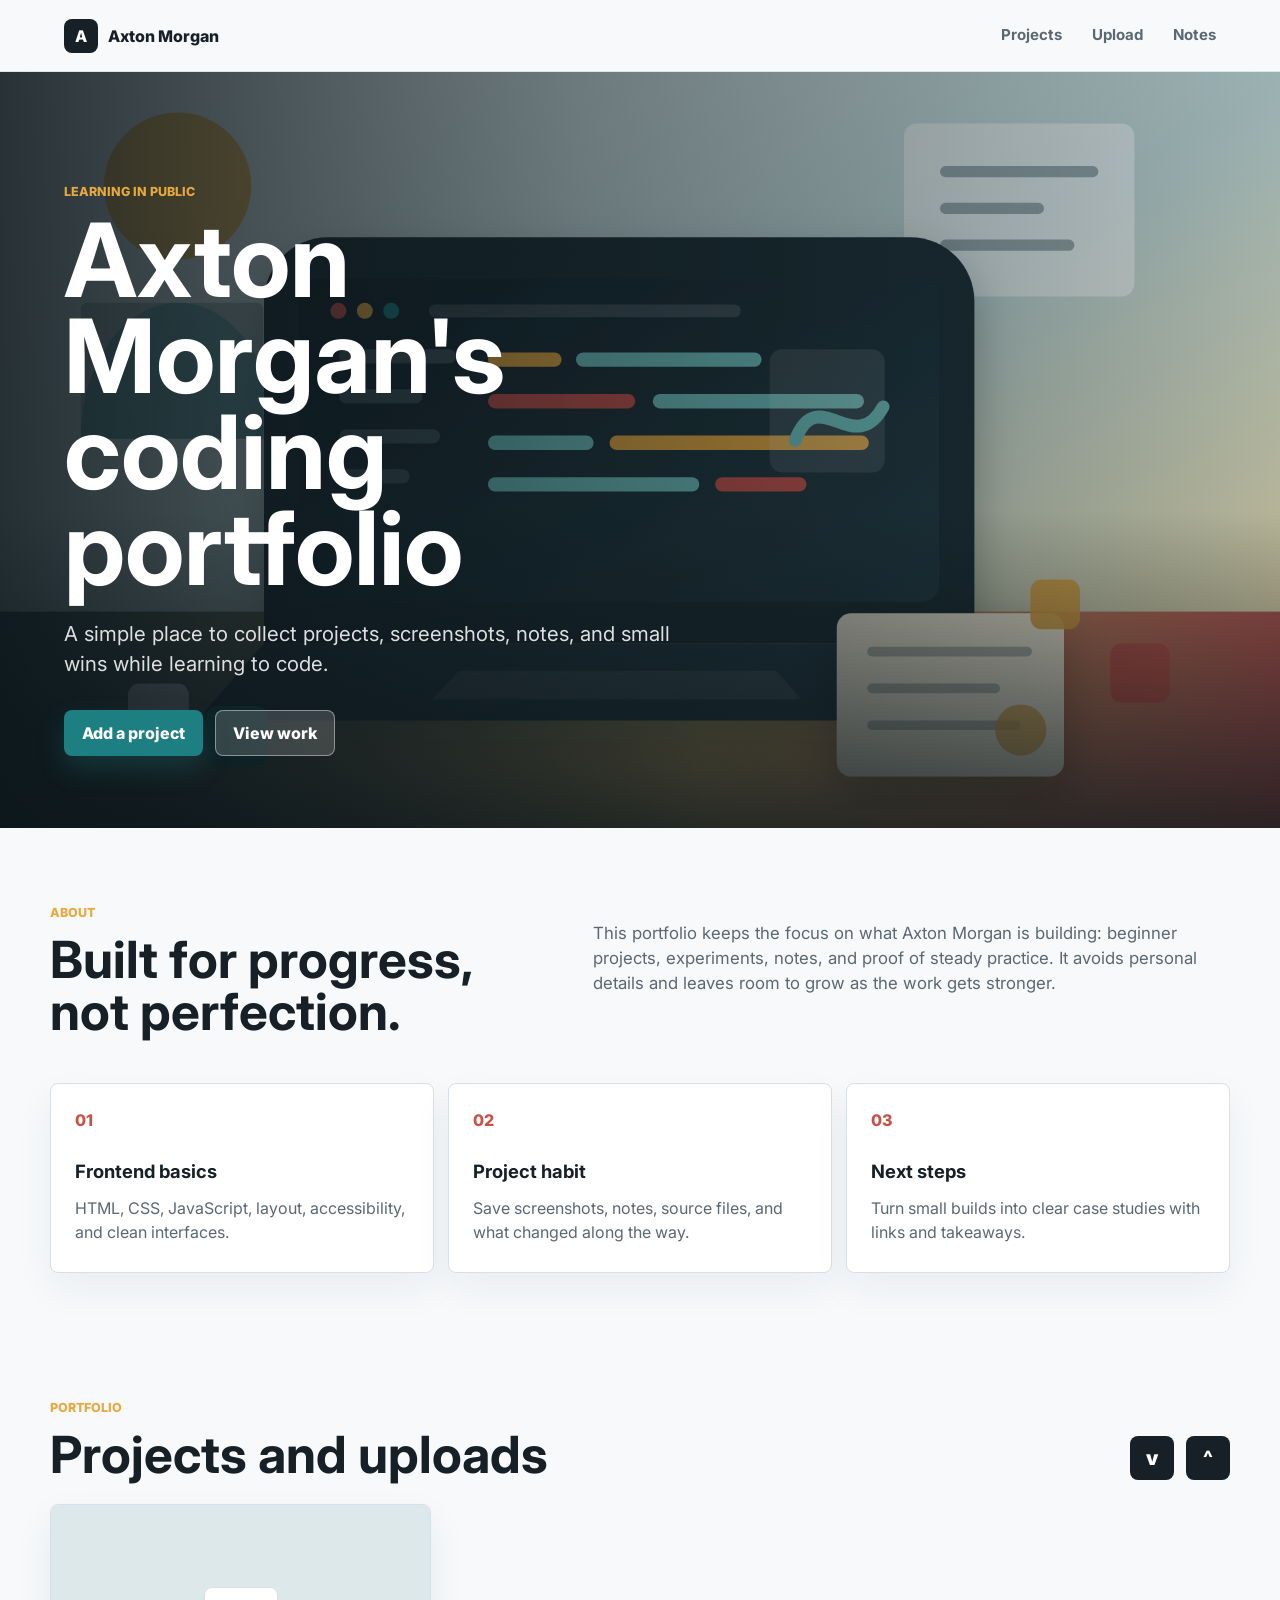
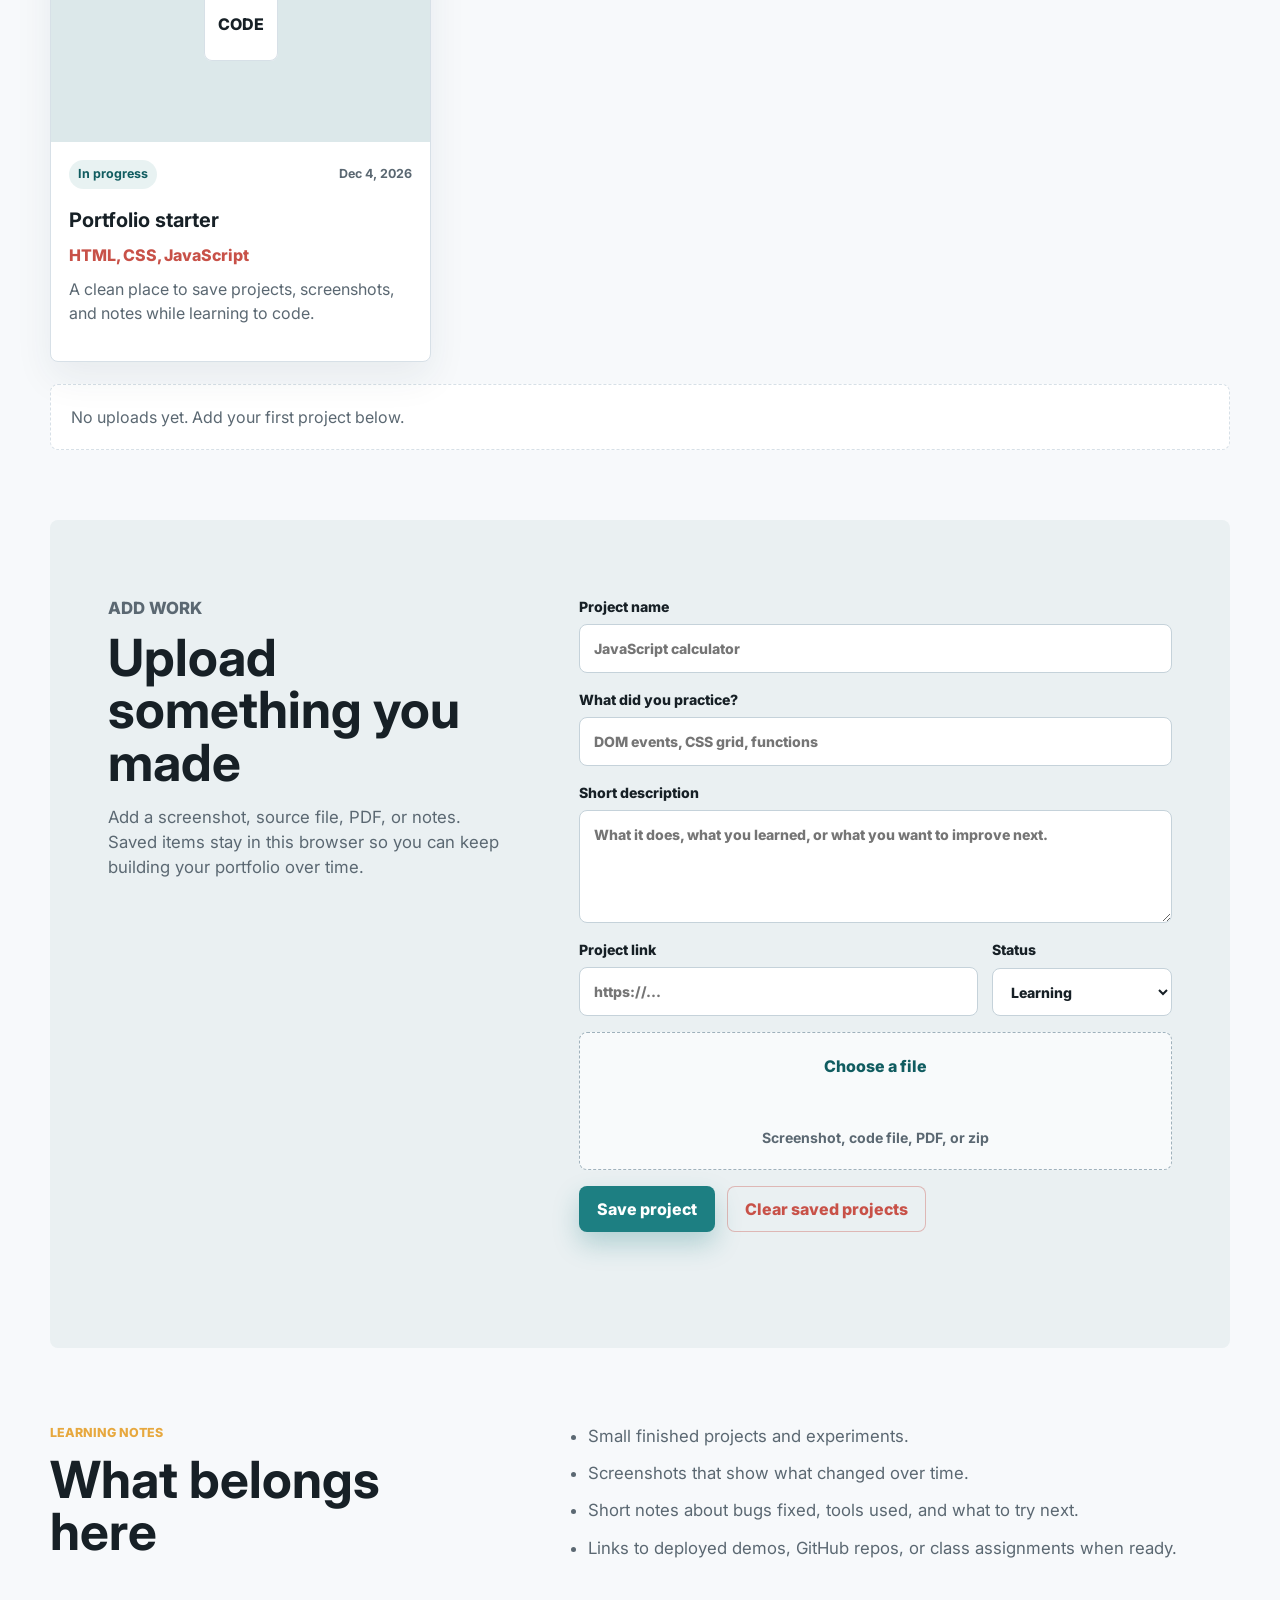
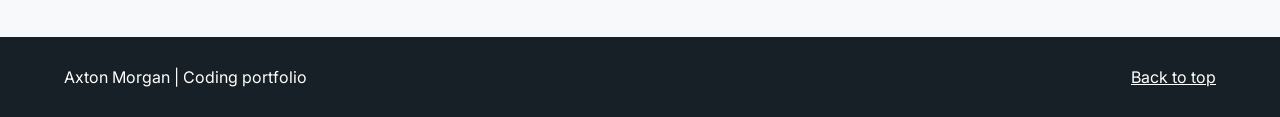
<file: index.html>
<!doctype html>
<html lang="en">
  <head>
    <meta charset="utf-8">
    <meta name="viewport" content="width=device-width, initial-scale=1">
    <meta name="description" content="Axton Morgan's coding portfolio for projects, experiments, and learning notes.">
    <title>Axton Morgan | Coding Portfolio</title>
    <link rel="preconnect" href="https://fonts.googleapis.com">
    <link rel="preconnect" href="https://fonts.gstatic.com" crossorigin>
    <link href="https://fonts.googleapis.com/css2?family=Inter:wght@400;500;600;700;800&display=swap" rel="stylesheet">
    <link rel="stylesheet" href="styles.css">
  </head>
  <body>
    <header class="site-header">
      <a class="brand" href="#top" aria-label="Axton Morgan portfolio home">
        <span class="brand-mark">A</span>
        <span>Axton Morgan</span>
      </a>
      <nav aria-label="Main navigation">
        <a href="#projects">Projects</a>
        <a href="#upload">Upload</a>
        <a href="#notes">Notes</a>
      </nav>
    </header>

    <main id="top">
      <section class="hero" aria-labelledby="hero-title">
        <img src="assets/coding-workspace.svg" alt="Illustrated coding workspace with a laptop and notebook.">
        <div class="hero-overlay"></div>
        <div class="hero-content">
          <p class="eyebrow">Learning in public</p>
          <h1 id="hero-title">Axton Morgan's coding portfolio</h1>
          <p class="hero-copy">
            A simple place to collect projects, screenshots, notes, and small wins while learning to code.
          </p>
          <div class="hero-actions">
            <a class="button primary" href="#upload">Add a project</a>
            <a class="button secondary" href="#projects">View work</a>
          </div>
        </div>
      </section>

      <section class="intro-section" aria-label="Portfolio overview">
        <div>
          <p class="section-kicker">About</p>
          <h2>Built for progress, not perfection.</h2>
        </div>
        <p>
          This portfolio keeps the focus on what Axton Morgan is building: beginner projects, experiments, notes, and proof of steady practice. It avoids personal details and leaves room to grow as the work gets stronger.
        </p>
      </section>

      <section class="toolbelt" aria-label="Current coding focus">
        <div class="tool-item">
          <span>01</span>
          <strong>Frontend basics</strong>
          <p>HTML, CSS, JavaScript, layout, accessibility, and clean interfaces.</p>
        </div>
        <div class="tool-item">
          <span>02</span>
          <strong>Project habit</strong>
          <p>Save screenshots, notes, source files, and what changed along the way.</p>
        </div>
        <div class="tool-item">
          <span>03</span>
          <strong>Next steps</strong>
          <p>Turn small builds into clear case studies with links and takeaways.</p>
        </div>
      </section>

      <section id="projects" class="projects-section" aria-labelledby="projects-title">
        <div class="section-heading">
          <div>
            <p class="section-kicker">Portfolio</p>
            <h2 id="projects-title">Projects and uploads</h2>
          </div>
          <div class="heading-actions">
            <button class="icon-button" id="exportData" type="button" aria-label="Export saved projects" title="Export saved projects">
              <span aria-hidden="true">v</span>
            </button>
            <label class="icon-button import-control" aria-label="Import saved projects" title="Import saved projects">
              <span aria-hidden="true">^</span>
              <input id="importData" type="file" accept="application/json">
            </label>
          </div>
        </div>
        <div class="project-grid" id="projectGrid" aria-live="polite"></div>
        <p class="empty-state" id="emptyState" hidden>No uploads yet. Add your first project below.</p>
      </section>

      <section id="upload" class="upload-section" aria-labelledby="upload-title">
        <div class="upload-copy">
          <p class="section-kicker">Add work</p>
          <h2 id="upload-title">Upload something you made</h2>
          <p>
            Add a screenshot, source file, PDF, or notes. Saved items stay in this browser so you can keep building your portfolio over time.
          </p>
        </div>

        <form class="upload-form" id="projectForm">
          <label>
            Project name
            <input id="projectName" name="projectName" type="text" placeholder="JavaScript calculator" required>
          </label>
          <label>
            What did you practice?
            <input id="projectFocus" name="projectFocus" type="text" placeholder="DOM events, CSS grid, functions">
          </label>
          <label>
            Short description
            <textarea id="projectDescription" name="projectDescription" rows="4" placeholder="What it does, what you learned, or what you want to improve next."></textarea>
          </label>
          <div class="form-row">
            <label>
              Project link
              <input id="projectLink" name="projectLink" type="url" placeholder="https://...">
            </label>
            <label>
              Status
              <select id="projectStatus" name="projectStatus">
                <option value="Learning">Learning</option>
                <option value="In progress">In progress</option>
                <option value="Finished">Finished</option>
              </select>
            </label>
          </div>
          <label class="dropzone" for="projectFile">
            <span>Choose a file</span>
            <strong id="fileName">Screenshot, code file, PDF, or zip</strong>
            <input id="projectFile" name="projectFile" type="file" accept="image/*,.html,.css,.js,.json,.txt,.md,.pdf,.zip">
          </label>
          <div class="form-actions">
            <button class="button primary" type="submit">Save project</button>
            <button class="button ghost" id="clearProjects" type="button">Clear saved projects</button>
          </div>
          <p class="form-note" id="formNote" role="status"></p>
        </form>
      </section>

      <section id="notes" class="notes-section" aria-labelledby="notes-title">
        <div>
          <p class="section-kicker">Learning notes</p>
          <h2 id="notes-title">What belongs here</h2>
        </div>
        <ul>
          <li>Small finished projects and experiments.</li>
          <li>Screenshots that show what changed over time.</li>
          <li>Short notes about bugs fixed, tools used, and what to try next.</li>
          <li>Links to deployed demos, GitHub repos, or class assignments when ready.</li>
        </ul>
      </section>
    </main>

    <footer>
      <p>Axton Morgan | Coding portfolio</p>
      <a href="#top">Back to top</a>
    </footer>

    <template id="projectTemplate">
      <article class="project-card">
        <div class="project-media"></div>
        <div class="project-body">
          <div class="project-meta">
            <span class="status-pill"></span>
            <time></time>
          </div>
          <h3></h3>
          <p class="project-focus"></p>
          <p class="project-description"></p>
          <div class="project-links"></div>
          <button class="delete-button" type="button">Remove</button>
        </div>
      </article>
    </template>

    <script src="script.js"></script>
  </body>
</html>
</file>
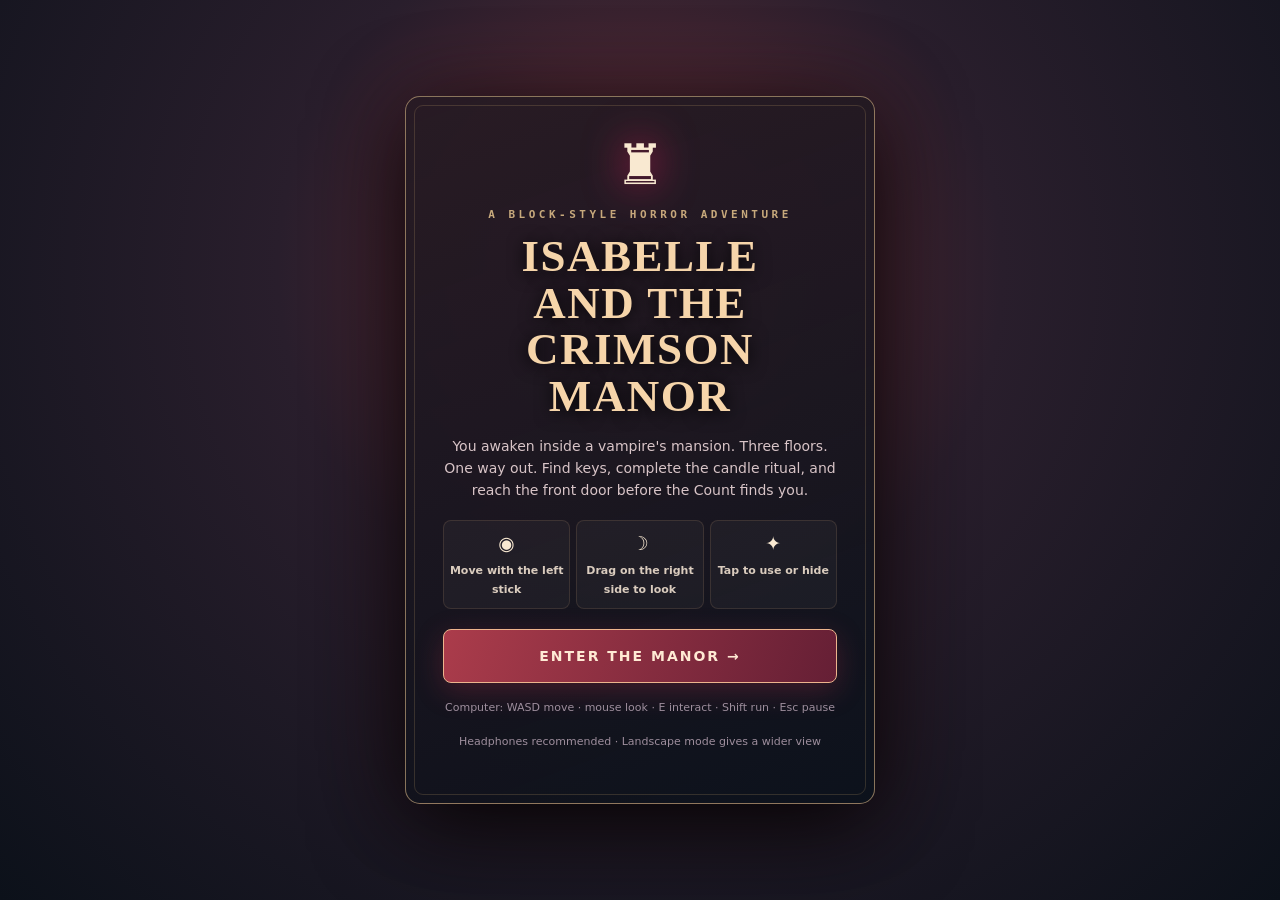
<file: isabelle-crimson-manor/index.html>
<!doctype html>
<html lang="en">
<head>
<meta charset="utf-8"><meta name="viewport" content="width=device-width,initial-scale=1,maximum-scale=1,user-scalable=no,viewport-fit=cover"><meta name="theme-color" content="#100a18">
<title>Crimson Manor: Isabelle’s Escape — Enhanced V2</title>
<style>
:root{--gold:#f3cf82;--cream:#f9eccf;--blood:#c52649;--panel:rgba(12,10,22,.82)}*{box-sizing:border-box;-webkit-tap-highlight-color:transparent}html,body{margin:0;width:100%;height:100%;overflow:hidden;background:#07060d;color:#f9e9d1;font-family:system-ui,-apple-system,'Segoe UI',sans-serif;touch-action:none;user-select:none}#game{position:fixed;inset:0;width:100%;height:100%;display:block;touch-action:none;background:#0b0a13}#shade{position:fixed;inset:0;z-index:4;pointer-events:none;background:radial-gradient(ellipse at center,transparent 35%,rgba(4,1,10,.72) 100%)}#bloodVignette{position:fixed;inset:0;z-index:5;pointer-events:none;opacity:0;background:radial-gradient(ellipse at center,transparent 30%,rgba(182,6,22,.76) 100%);transition:opacity .25s}#hud{position:fixed;inset:0;pointer-events:none;z-index:6;display:none}#hud.show{display:block}.top{position:absolute;top:max(12px,env(safe-area-inset-top));left:14px;right:14px;display:flex;justify-content:space-between;align-items:flex-start;gap:9px}.objective{max-width:clamp(215px,60vw,430px);padding:11px 12px 11px 14px;background:linear-gradient(100deg,rgba(17,12,28,.94),rgba(17,12,28,.72));border:1px solid #9a705a77;border-left:3px solid var(--gold);border-radius:8px;backdrop-filter:blur(7px);box-shadow:0 5px 22px #0007}.eyebrow{font:700 10px/1.2 ui-monospace,monospace;letter-spacing:2px;color:var(--gold);text-transform:uppercase}.objective b{display:block;font-size:clamp(12px,2.6vw,16px);line-height:1.35;margin-top:5px;font-weight:650}.objective small{display:block;font-size:11px;color:#cbbba9;margin-top:4px;line-height:1.3}#mapBox{width:124px;flex-shrink:0;background:rgba(13,12,25,.85);padding:6px;border:1px solid #90775b8c;border-radius:8px}#mapLabel{font-size:9px;letter-spacing:1.3px;text-align:center;color:var(--gold);font-weight:800;margin-bottom:4px}#map{display:block;width:110px;height:110px;image-rendering:pixelated}.readouts{position:absolute;top:119px;left:14px;display:flex;align-items:center;gap:12px;background:rgba(10,7,18,.66);border:1px solid #fff2;padding:6px 9px;border-radius:7px}.hearts{color:#ef4764;letter-spacing:3px;font-size:18px;text-shadow:0 0 10px #e31363}.stamina{height:5px;width:62px;background:#63546c;border-radius:8px;overflow:hidden}.stamina i{display:block;height:100%;width:100%;background:linear-gradient(90deg,#88aade,#cff6ed);transition:width .1s}#areaName{position:absolute;left:50%;top:24%;transform:translateX(-50%);color:#f9e8d0;text-align:center;font-family:Georgia,serif;font-size:clamp(18px,3vw,29px);letter-spacing:2px;text-shadow:0 3px 12px #000;opacity:0;transition:opacity .5s;white-space:nowrap}.crosshair{position:absolute;left:50%;top:50%;width:9px;height:9px;margin:-4.5px;border:1px solid #fff9;border-radius:50%;box-shadow:0 0 3px #000}.crosshair:after{content:'';position:absolute;left:3px;top:3px;width:1px;height:1px;background:#fff}#hint{position:absolute;bottom:clamp(145px,24vh,195px);left:50%;transform:translateX(-50%);text-align:center;max-width:85vw;min-width:230px;pointer-events:none;line-height:1.4;font-size:13px;color:#fceccc;text-shadow:0 1px 7px #000;background:#110c1bc7;border:1px solid #b891675c;border-radius:7px;padding:9px 12px;display:none}#hint strong{color:#ffe49b}#toast{position:absolute;top:35%;left:50%;transform:translate(-50%,-50%);text-align:center;min-width:min(280px,90vw);max-width:88vw;border:1px solid #a07855;border-radius:9px;padding:13px 20px;background:#16101de9;box-shadow:0 10px 40px #000a;opacity:0;transition:opacity .2s;font-size:15px;line-height:1.4;color:#ffe6bc}#danger{position:absolute;top:17%;left:50%;transform:translateX(-50%);font-size:11px;letter-spacing:3px;font-weight:900;color:#ff6475;text-shadow:0 0 12px #ff1230;opacity:0;text-align:center;white-space:nowrap}#bottom{position:absolute;bottom:max(22px,env(safe-area-inset-bottom));left:0;right:0;height:114px;display:flex;align-items:end;justify-content:space-between;pointer-events:none;padding:0 clamp(18px,5vw,80px)}#stick{width:125px;height:125px;border:2px solid #cba78255;background:radial-gradient(circle,#fff0 14%,#1613266d 80%);border-radius:50%;pointer-events:auto;touch-action:none;position:relative;box-shadow:inset 0 0 25px #040108aa}#knob{position:absolute;left:50%;top:50%;width:55px;height:55px;transform:translate(-50%,-50%);border:2px solid #ddc79f7a;border-radius:50%;background:#8d769a59;box-shadow:0 0 14px #0008}.buttons{display:flex;align-items:end;gap:10px;pointer-events:auto}button{font:inherit;color:inherit;touch-action:none}#action,#runButton{height:73px;border:1px solid #efd6a693;background:linear-gradient(150deg,#483746cc,#15101de0);box-shadow:0 5px 25px #0008;border-radius:18px;font-size:12px;letter-spacing:1.1px;font-weight:850;min-width:75px;padding:8px;pointer-events:auto}#action{min-width:94px;color:#ffe4ae;background:linear-gradient(135deg,#6f3a49e8,#271427f2)}#action:active,#runButton:active{transform:scale(.94);filter:brightness(1.5)}#runButton{border-radius:40px;height:63px;min-width:65px}.controlsHelp{position:absolute;bottom:2px;left:50%;transform:translateX(-50%);font:10px system-ui;color:#f2dcc8a3;white-space:nowrap}.screen{position:fixed;inset:0;z-index:12;overflow:auto;display:flex;align-items:center;justify-content:center;padding:18px;touch-action:pan-y;background:radial-gradient(ellipse at 50% 35%,#41202d 0%,#1d101e 49%,#07070d 100%)}.screen.hidden{display:none}.panel{position:relative;width:min(470px,100%);border:1px solid #b68d607d;border-radius:15px;background:linear-gradient(160deg,#291923ee,#100e19f7);box-shadow:0 20px 80px #000b, inset 0 0 40px #50202933;text-align:center;padding:clamp(21px,5vw,37px)}.panel:before{content:'';position:absolute;inset:8px;border:1px solid #cdab6d33;pointer-events:none;border-radius:9px}.crest{font-size:56px;filter:drop-shadow(0 0 21px #bc1c50);line-height:1.1}.smallcap{font:bold 11px ui-monospace,monospace;letter-spacing:3.5px;color:#c7a97c;margin:12px 0}.panel h1{font:700 clamp(27px,7vw,45px)/1.04 Georgia,serif;letter-spacing:1px;color:#f6d5aa;text-shadow:0 2px 17px #000;margin:11px auto;max-width:350px}.panel h2{font:700 36px/1.1 Georgia,serif;color:#f4d2a8}.panel p{font-size:14px;line-height:1.56;color:#d8c4c7;margin:16px 0}.rules{display:flex;gap:6px;align-items:stretch;justify-content:center;margin:19px 0 20px}.rule{flex:1;min-width:0;padding:11px 5px;background:#ffffff09;border:1px solid #edb88222;border-radius:8px}.rule span{display:block;font-size:19px;margin-bottom:5px}.rule b{font-size:11px;color:#daccbe}.primary{display:block;width:100%;min-height:54px;background:linear-gradient(90deg,#a32c45,#6d1a36);border:1px solid #edb48d;border-radius:8px;color:#ffead4;font-weight:900;letter-spacing:2px;font-size:14px;box-shadow:0 4px 20px #a30b4060;cursor:pointer}.primary:active{filter:brightness(1.2)}.foot{font-size:11px!important;color:#9e8e9d!important}#pauseButton,#soundButton{position:absolute;top:255px;right:14px;background:#0f0c1ecb;border:1px solid #c9a9804a;border-radius:7px;color:#dec9b6;padding:7px 10px;font-size:16px;pointer-events:auto}#soundButton{top:300px}.desktopNote{display:none}#hideMessage{position:absolute;inset:0;display:none;place-items:center;background:rgba(0,0,0,.76);font:18px Georgia,serif;letter-spacing:2px;text-align:center}#hideMessage.show{display:grid}#hideMessage small{display:block;font:13px system-ui;letter-spacing:0;margin-top:9px;color:#ccc}.stat{font-size:13px;color:#ffd2a1;margin:7px}@media(pointer:fine){#bottom{opacity:.82;bottom:12px}#stick{width:96px;height:96px}#knob{width:40px;height:40px}.desktopNote{display:block}}@media(max-height:600px){.panel{padding:16px}.panel h1{font-size:29px}.panel p{font-size:12px;margin:8px}.rules{margin:9px}.crest{font-size:32px}#mapBox{width:95px}#map{width:81px;height:81px}#bottom{height:92px}#stick{height:92px;width:92px}#knob{width:40px;height:40px}#action{height:58px}#runButton{height:52px}.readouts{top:95px}}

/* NIGHTFALL V2 — readable cinematic controls and clear objective progression */
#shade{background:radial-gradient(ellipse at center,transparent 44%,rgba(4,3,12,.57) 100%)}
#game{image-rendering:auto}
.top{gap:8px}
.objective{background:linear-gradient(120deg,rgba(13,18,25,.94),rgba(16,14,23,.79));border-left:3px solid #e6c17c;box-shadow:0 8px 26px #000a}
#mapBox{background:#10121bd9;border-color:#cba77687;box-shadow:0 7px 24px #0008}
.readouts{background:#10121bbf;top:118px}
#bottom{bottom:max(18px,env(safe-area-inset-bottom));z-index:2}
#stick{background:radial-gradient(circle at center,#c1a8810a 0%,#17232c99 72%);border-color:#e5c3929c;box-shadow:0 0 25px #000a,inset 0 0 17px #0005}
#knob{background:radial-gradient(circle at 34% 27%,#b99e8499,#5e526099);border-color:#e2c4a9bd;box-shadow:0 3px 14px #000a}
#action,#runButton{font-size:12px;background:linear-gradient(135deg,#6f3342e8,#221922f6);border:1px solid #c9aa7aaf;box-shadow:0 3px 22px #000b,inset 0 1px #f2d39a30}
#runButton{background:linear-gradient(135deg,#2b404fe8,#17171ef6)}
#action.ready{background:linear-gradient(135deg,#ae6532,#512827);border-color:#ffd78a;box-shadow:0 0 22px #d9a65d77;animation:readyPulse 1.2s ease-in-out infinite alternate}
@keyframes readyPulse{to{filter:brightness(1.25)}}
#hint{bottom:clamp(142px,24vh,188px);background:linear-gradient(90deg,#151925ea,#26202de9);border:1px solid #d5b57b9e;color:#f7dfb7;box-shadow:0 4px 18px #000c}
#hint strong{letter-spacing:.3px;font-size:15px}
#danger{background:#280d15a8;border:1px solid #ad2a3b88;padding:8px 14px;border-radius:22px;top:16%}
#hideMessage{background:radial-gradient(ellipse,rgba(0,0,0,.5),rgba(0,0,0,.87))}
.crosshair{height:11px;width:11px;margin:-5.5px;border-color:#f2dcb58c;box-shadow:0 0 7px #130b16aa}
#areaName{text-shadow:0 3px 17px #000,0 0 13px #000}
.controlsHelp{left:50%;bottom:-2px;font-size:10px;color:#ffdeb6bb;letter-spacing:1px}
.panel{background:linear-gradient(160deg,#281b24f9,#0b111bea);border-color:#c7a77caa;box-shadow:0 20px 90px #000e,0 0 90px #691a2436}
.screen{background:radial-gradient(ellipse at 50% 30%,#67303a 0%,#291e2c 40%,#0c111a 100%)}
.panel h1{font-family:Georgia,serif;letter-spacing:1.5px}
.primary{background:linear-gradient(110deg,#ab3c4b,#651f35);box-shadow:0 8px 28px #a72e4550}
#lookHelp{position:absolute;right:18%;bottom:119px;color:#ffeac0a9;pointer-events:none;font-size:10px;letter-spacing:1px}
#hand{position:fixed;pointer-events:none;z-index:4;bottom:-26px;right:26%;width:132px;height:138px;display:none;transform:rotate(-9deg);filter:drop-shadow(0 6px 17px #0009)}
#hand:before{content:'';position:absolute;left:43px;top:59px;width:44px;height:96px;background:linear-gradient(90deg,#714336,#d3a17d 27%,#b57b62 76%,#64382b);clip-path:polygon(20% 0,79% 0,98% 99%,7% 99%);border:4px solid #51322f}
#hand:after{content:'';position:absolute;left:34px;top:18px;width:68px;height:54px;background:linear-gradient(135deg,#d6b08b,#8f5c4e);border:6px solid #61433b;clip-path:polygon(0 20%,70% 0,99% 37%,73% 100%,9% 95%)}
#hand.show{display:block}
#flashlight{position:fixed;bottom:0;left:0;width:100%;height:100%;z-index:3;pointer-events:none;background:radial-gradient(ellipse at 50% 55%,rgba(249,215,153,.035),transparent 60%);display:none}
#flashlight.show{display:block}
#progressTrack{display:flex;gap:5px;margin-top:9px}
#progressTrack span{height:3px;flex:1;background:#77708055;border-radius:3px}
#progressTrack span.done{background:#f2d18b;box-shadow:0 0 8px #c59552b8}
@media (orientation:portrait){#lookHelp{right:9%;bottom:190px}.top{left:10px;right:10px}.objective{padding:8px 10px}.objective b{font-size:12px}.objective small{font-size:10px}#mapBox{width:108px}#map{width:96px;height:96px}.readouts{top:115px}}
@media(max-height:600px){#bottom{bottom:10px}#hint{bottom:95px}#lookHelp{bottom:100px}#hand{width:90px;height:90px} .readouts{top:95px}}
</style>
</head>
<body>
<canvas id="game" aria-label="3D voxel mansion game"></canvas><div id="shade"></div><div id="bloodVignette"></div>
<div id="flashlight"></div><div id="hand"></div><div id="hud"><div class="top"><div class="objective"><div class="eyebrow">ISABELLE’S ESCAPE • <span id="floorLabel">GROUND FLOOR</span></div><b id="quest">Find the Brass Key</b><small id="questHint">The library is northwest; follow the gold dot.</small><div id="progressTrack"><span></span><span></span><span></span><span></span></div></div><div id="mapBox"><div id="mapLabel">MANOR MAP</div><canvas id="map" width="130" height="130"></canvas></div></div><div class="readouts"><div id="hearts" class="hearts">♥ ♥ ♥</div><div class="stamina"><i id="staminaFill"></i></div></div><div id="areaName"></div><div class="crosshair"></div><div id="danger">HE IS HUNTING YOU</div><div id="toast"></div><div id="hint"></div><div id="hideMessage"><div>YOU ARE HIDDEN<small>Stay quiet. Tap LEAVE when safe.</small></div></div><button id="pauseButton" title="Pause game">Ⅱ</button><button id="soundButton" title="Toggle sound">♫</button><div id="bottom"><div id="stick"><div id="knob"></div></div><div class="buttons"><button id="runButton">RUN<br>↗</button><button id="action">USE<br>✦</button></div><div class="controlsHelp">LEFT: MOVE · DRAG RIGHT HALF: LOOK</div></div></div>
<div id="startScreen" class="screen"><div class="panel"><div class="crest">♜</div><div class="smallcap">A BLOCK-STYLE HORROR ADVENTURE</div><h1>ISABELLE<br>AND THE<br>CRIMSON MANOR</h1><p>You awaken inside a vampire's mansion. Three floors. One way out. Find keys, complete the candle ritual, and reach the front door before the Count finds you.</p><div class="rules"><div class="rule"><span>◉</span><b>Move with the left stick</b></div><div class="rule"><span>☽</span><b>Drag on the right side to look</b></div><div class="rule"><span>✦</span><b>Tap to use or hide</b></div></div><button id="startButton" class="primary">ENTER THE MANOR →</button><p class="foot desktopNote">Computer: WASD move · mouse look · E interact · Shift run · Esc pause</p><p class="foot">Headphones recommended · Landscape mode gives a wider view</p></div></div>
<div id="endScreen" class="screen hidden"><div class="panel"><div class="crest" id="endCrest">☾</div><h2 id="endTitle">THE NIGHT IS OVER</h2><p id="endText"></p><div class="stat" id="endStats"></div><button class="primary" id="restartButton">PLAY AGAIN ↻</button></div></div>
<script>
'use strict';
(()=>{
const canvas=document.getElementById('game'),nativeGL=canvas.getContext('webgl',{alpha:false,antialias:true,powerPreference:'high-performance'}),fallbackCtx=nativeGL?null:canvas.getContext('2d'),ui=id=>document.getElementById(id);
// A ray-cast renderer is provided if WebGL is unavailable, rather than refusing to start.
const gl=nativeGL||new Proxy({getShaderParameter:()=>true,getProgramParameter:()=>true,getShaderInfoLog:()=>'',getProgramInfoLog:()=>'',createShader:()=>({}),createProgram:()=>({}),createTexture:()=>({}),createBuffer:()=>({}),getAttribLocation:()=>0,getUniformLocation:()=>0}, {get(o,k){return k in o?o[k]:(()=>{})}});
const CELL=2.45, N=21, ROOM_NAMES=[['The Library','The Banquet Hall','The Workshop','The Music Room','The Grand Hall'],['The Moon Bedroom','The Portrait Gallery','The Nursery','The Crimson Suite','The Upper Hall'],['The Dusty Archive','The Observatory','The Cobweb Loft','The Reliquary','The Attic Passage']];
const PI=Math.PI, clamp=(x,a,b)=>Math.max(a,Math.min(b,x)), sq=(x)=>x*x, vcell=c=>(c+.5)*CELL;
let state='menu', level=0, px=vcell(10),pz=vcell(10), yaw=PI,pitch=0, blood=0, stamina=1, hearts=3, brass=false, silver=false, gateOpen=false, candleCount=0, candles=[false,false,false], isHidden=false, hits=0, sec=0, stepCount=0, startTime=0, lastTime=0, spawnGrace=0, mute=false, area='', areaTimer=0, toastTimer=0, lastDanger=0, enemyTimer=0, enemyPath=[], enemyPatrol=0, enemyAwake=false, enemy={x:0,z:0}, input={x:0,y:0,run:false,lookId:null,lookX:0,lookY:0}, keyDown={}, sound=null;
const tiles=Array.from({length:3},()=>Array.from({length:N},()=>Array(N).fill(0)));
for(let f=0;f<3;f++){for(let z=0;z<N;z++)for(let x=0;x<N;x++){
let wall=(x===0||z===0||x===20||z===20||((x===7||x===13)&&(z<8||z>12))||((z===7||z===13)&&(x<8||x>12)));
if((x===7||x===13)&&(z===4||z===16))wall=false;
if((z===7||z===13)&&(x===4||x===16))wall=false;
tiles[f][z][x]=wall?1:0;
}}
// Cosmetic-only obstacles leave walkways navigable; gate has special collision.
const gateTile=(x,z,f)=>(f===0&&!gateOpen&&x===10&&z===5)||(f===1&&candleCount<3&&x===10&&z===18);
const canWalk=(f,x,z)=>x>=1&&x<20&&z>=1&&z<20&&!tiles[f][z][x]&&!gateTile(x,z,f);
function openAt(f,x,z){let c=tiles[f][z];return !!c&&c[x]===0;}

const solidProps=[
[[1.34,1.40,1.80,.9],[1.34,3.5,1.80,.9],[1.34,5.65,1.80,.9],[5.55,1.40,1.80,.9],[5.55,3.5,1.80,.9],[5.55,5.65,1.80,.9],[3.7,5.6,2.34,1.19],[17,4.1,5,1.65],[17,16.55,3.2,2.2]],
[[4,4.35,2.5,3.3],[17,16.7,2.5,3.3]],
[[1.4,2,1.80,.9],[1.4,4,1.80,.9],[5.45,2,1.80,.9],[5.45,4,1.80,.9]]
];
function collided(x,z){let r=.36;for(let dx of [-r,r])for(let dz of [-r,r]){const cx=Math.floor((x+dx)/CELL),cz=Math.floor((z+dz)/CELL);if(!canWalk(level,cx,cz))return true;}for(const [cx,cz,w,d] of solidProps[level]){if(Math.abs(x-vcell(cx))<w/2+.27&&Math.abs(z-vcell(cz))<d/2+.27)return true}return false;}
function makeShader(type,src){let s=gl.createShader(type);gl.shaderSource(s,src);gl.compileShader(s);if(!gl.getShaderParameter(s,gl.COMPILE_STATUS)){throw Error(gl.getShaderInfoLog(s))}return s;}
const prog=gl.createProgram();gl.attachShader(prog,makeShader(gl.VERTEX_SHADER,`attribute vec3 aPos; attribute vec3 aNormal; attribute vec2 aUV; attribute vec3 aTint;uniform mat4 uVP;varying vec3 vWorld,vNorm,vTint;varying vec2 vUV;void main(){vWorld=aPos;vNorm=aNormal;vTint=aTint;vUV=aUV;gl_Position=uVP*vec4(aPos,1.);}`));gl.attachShader(prog,makeShader(gl.FRAGMENT_SHADER,`precision mediump float;uniform sampler2D uTex;uniform vec3 uEye;uniform vec3 uL0,uL1,uL2,uL3;uniform float uFade;varying vec3 vWorld,vNorm,vTint;varying vec2 vUV;void main(){vec4 tex=texture2D(uTex,vUV);vec3 norm=normalize(vNorm);float d=distance(vWorld,uEye);vec3 diff=uEye-vWorld;float near=clamp(1.-d/23.,0.,1.);float front=max(0.,dot(norm,normalize(diff+.0001)));float light=.33+near*(.70+.19*front);vec3 l=uL0-vWorld;float dist=length(l);light+=(max(0.,dot(normalize(l),norm))*.34+.14)/(1.+.024*dist*dist);l=uL1-vWorld;dist=length(l);light+=(max(0.,dot(normalize(l),norm))*.34+.14)/(1.+.024*dist*dist);l=uL2-vWorld;dist=length(l);light+=(max(0.,dot(normalize(l),norm))*.34+.14)/(1.+.024*dist*dist);l=uL3-vWorld;dist=length(l);light+=(max(0.,dot(normalize(l),norm))*.34+.14)/(1.+.024*dist*dist);vec3 color=tex.rgb*vTint*light;float fog=clamp((d-19.)/39.,0.,.70);color=mix(color,vec3(.047,.044,.060),fog);gl_FragColor=vec4(color*(1.-uFade),1.);}`));gl.linkProgram(prog);if(!gl.getProgramParameter(prog,gl.LINK_STATUS))throw Error(gl.getProgramInfoLog(prog));gl.useProgram(prog);
const attrs={pos:gl.getAttribLocation(prog,'aPos'),normal:gl.getAttribLocation(prog,'aNormal'),uv:gl.getAttribLocation(prog,'aUV'),tint:gl.getAttribLocation(prog,'aTint')};const unif={vp:gl.getUniformLocation(prog,'uVP'),eye:gl.getUniformLocation(prog,'uEye'),tex:gl.getUniformLocation(prog,'uTex'),fade:gl.getUniformLocation(prog,'uFade'),light:[0,1,2,3].map(i=>gl.getUniformLocation(prog,'uL'+i))};
const AT=64,COLS=8,ROWS=4,atlas=document.createElement('canvas');atlas.width=AT*COLS;atlas.height=AT*ROWS;const at=atlas.getContext('2d');const rand=(a,b,c)=>{let t=Math.sin(a*126.3+b*311.7+c*78.8)*43758.5453;return t-Math.floor(t)};
function rect(x,y,w,h,c){at.fillStyle=c;at.fillRect(x,y,w,h)}
function texture(id,bg,fn){const xx=(id%COLS)*AT,yy=Math.floor(id/COLS)*AT;rect(xx,yy,AT,AT,bg);at.save();at.translate(xx,yy);fn();at.restore()}
texture(0,'#40394c',()=>{for(let y=0;y<64;y+=15){rect(0,y,64,2,'#221d32');for(let x=(y/15%2)*14-14;x<64;x+=29){rect(x,y,2,15,'#201c2e');rect(x+2,y+2,25,3,'#61576d');rect(x+3,y+6,23,7,rand(x,y,1)>.5?'#51495f':'#4b4356')}}});
texture(1,'#49314c',()=>{for(let x=0;x<64;x+=16){rect(x,0,2,64,'#b38b4c');rect(x+4,0,1,64,'#76536e');for(let y=9;y<64;y+=25){rect(x+7,y,4,4,'#ac8453');rect(x+8,y+5,2,5,'#ae705b')}}rect(0,0,64,4,'#372840')});
texture(2,'#664639',()=>{for(let y=0;y<64;y+=16){rect(0,y,64,2,'#2d2026');rect(0,y+3,64,2,'#876049');for(let x=10+(y%32);x<64;x+=28){rect(x,y+2,2,14,'#423033')}}});
texture(3,'#631e36',()=>{for(let y=0;y<64;y+=8){rect(0,y,64,2,'#912b44')}for(let x=3;x<64;x+=15){rect(x,0,2,64,'#b04a53')}for(let y=0;y<64;y+=18)for(let x=0;x<64;x+=18){rect(x+4,y+4,4,4,'#b77365');rect(x+6,y+6,2,2,'#df9c75')}});
texture(4,'#2d2c39',()=>{for(let x=0;x<64;x+=16){rect(x,0,2,64,'#1e1d2a');for(let y=0;y<64;y+=16)rect(x,y,64,1,'#565060')}});
texture(5,'#ab7c3c',()=>{for(let x=0;x<64;x+=8)rect(x,0,2,64,'#dfb264');for(let y=0;y<64;y+=13)rect(0,y,64,1,'#5a3b30')});
texture(6,'#573729',()=>{for(let x=0;x<64;x+=22){rect(x,0,3,64,'#b88957');rect(x+6,5,12,54,'#6b4635');for(let y=9;y<64;y+=17)rect(x+9,y,6,3,'#8d5a37')}});
texture(7,'#213849',()=>{for(let y=0;y<64;y+=16){rect(0,y,64,2,'#132734');for(let x=0;x<64;x+=16){rect(x,y,2,16,'#152832');rect(x+4,y+4,5,3,'#3a6270')}}});
texture(8,'#422b2c',()=>{for(let y=0;y<64;y+=30){rect(0,y+25,64,5,'#9b633c');for(let x=2;x<64;x+=8){rect(x,y+3,5,22,['#8c2f43','#32596f','#b69a64','#63608a'][Math.floor(rand(x,y,2)*4)]);rect(x+1,y+4,1,17,'#d3ba9e')}}});
texture(9,'#161c50',()=>{for(let y=0;y<64;y+=12)rect(0,y,64,1,'#5675ae');for(let x=0;x<64;x+=12)rect(x,0,1,64,'#5374ac');rect(30,6,17,17,'#e2dfd0');rect(32,6,15,15,'#c3d5ed');for(let i=0;i<20;i++){let x=rand(i,2,2)*64|0,y=rand(i,3,1)*64|0;rect(x,y,2,2,'#a9cbef')}});
texture(10,'#897d76',()=>{for(let y=0;y<64;y+=17){rect(0,y,64,2,'#4d454b');for(let x=0;x<64;x+=20){rect(x,y+4,4,8,'#b4a39a');rect(x+5,y+4,12,2,'#998984')}}});
texture(11,'#dbc38f',()=>{for(let x=0;x<64;x+=8)rect(x+2,0,2,64,'#f6dda4');rect(0,55,64,9,'#8b633c')});
texture(12,'#233f58',()=>{for(let i=0;i<20;i++){const a=i*PI/10;rect(31+Math.cos(a)*22,31+Math.sin(a)*22,4,4,'#6ce9f6')}rect(29,12,7,40,'#a4f6ef');rect(12,29,40,7,'#62f0fa')});
texture(13,'#642136',()=>{for(let x=0;x<64;x+=7)rect(x,0,3,64,x%14?'#71273d':'#4a162c');for(let y=5;y<64;y+=19)rect(0,y,64,2,'#a24854')});
texture(14,'#364237',()=>{for(let y=0;y<64;y+=13){rect(0,y,64,2,'#222d27');for(let x=0;x<64;x+=14)rect(x+3,y+4,6,4,rand(x,y,4)>.5?'#536b45':'#60744d')}});
texture(15,'#65616e',()=>{for(let x=0;x<64;x+=12){rect(x,0,5,64,'#282a38');rect(x+6,0,3,64,'#a1a0a4')}for(let y=0;y<64;y+=17)rect(0,y,64,5,'#32323e')});
texture(16,'#673f31',()=>{for(let y=0;y<64;y+=19){rect(0,y,64,3,'#2e1b23');for(let x=0;x<64;x+=19){rect(x,y+4,14,2,'#bd8751');rect(x+1,y+10,12,7,'#79503c')}}rect(46,29,8,8,'#e2bf6b')});
texture(17,'#26222d',()=>{for(let y=0;y<64;y+=19)rect(0,y,64,2,'#5a4145');for(let x=0;x<64;x+=17)rect(x,0,2,64,'#48343d');for(let i=0;i<28;i++){let x=rand(i,4,5)*64,y=rand(i,6,8)*64;rect(x,y,2,3,'#756367')}});
texture(18,'#b9ad89',()=>{rect(14,9,36,36,'#e2d7b4');rect(18,21,10,11,'#27232e');rect(38,21,10,11,'#27232e');rect(29,36,6,8,'#30232a');rect(19,46,27,6,'#b09c82');for(let x=22;x<43;x+=7)rect(x,46,2,6,'#51443b')});
texture(19,'#492538',()=>{rect(6,6,52,52,'#ba8253');rect(10,10,44,44,'#211b34');rect(22,16,21,28,'#695d78');rect(25,14,14,10,'#e1c3ae');rect(17,42,30,9,'#a22f49')});
texture(20,'#7b423d',()=>{for(let y=0;y<64;y+=12){rect(0,y,64,2,'#a0594c');rect(y%24,3+y,8,6,'#d07860')}rect(25,23,15,15,'#e8a66d')});
texture(21,'#e12d45',()=>{rect(12,12,40,40,'#ff254d');rect(24,24,16,16,'#ffd4a5')});
texture(22,'#133640',()=>{for(let i=0;i<6;i++)rect(12+i*7,11+i*4,7,36,'#478e8b');rect(17,15,30,10,'#a3fff0')});
texture(23,'#342a2b',()=>{for(let y=0;y<64;y+=16){rect(0,y,64,2,'#171721');for(let x=0;x<64;x+=16){rect(x,y,2,16,'#171721');rect(x+3,y+3,9,3,'#786754')}}});
texture(24,'#684641',()=>{for(let y=0;y<64;y+=16){rect(0,y,64,2,'#af8e74');for(let x=0;x<64;x+=16)rect(x,y,2,16,'#38252b')}});
texture(25,'#4c6275',()=>{for(let i=0;i<18;i++){let x=rand(i,7,3)*64,y=rand(i,8,3)*64;rect(x,y,3,3,'#8197b4')}rect(15,15,34,34,'#7899ba')});
texture(26,'#343249',()=>{for(let x=0;x<64;x+=16){rect(x,0,2,64,'#847a86');rect(x+4,0,4,64,'#312b41')}for(let y=8;y<64;y+=16)rect(0,y,64,2,'#201d30')});
texture(27,'#1c1e28',()=>{for(let y=0;y<64;y+=18)rect(0,y,64,3,'#403c40');for(let x=0;x<64;x+=16)rect(x,0,2,64,'#343238')});
texture(28,'#6e4a2f',()=>{for(let i=0;i<64;i+=7){rect(i,0,3,64,'#825b32');rect(i+3,0,2,64,'#302324')}});
texture(29,'#8b746f',()=>{for(let i=0;i<64;i+=9){rect(0,i,64,2,'#c4afa6');rect(i,0,2,64,'#4a3d48')}});
texture(30,'#c0a766',()=>{for(let x=0;x<64;x+=13){rect(x,0,4,64,'#e7c886');rect(x+8,0,1,64,'#6e4b32')}for(let y=0;y<64;y+=17)rect(0,y,64,2,'#835934')});
texture(31,'#161020',()=>{for(let i=0;i<60;i++){let x=rand(i,5,3)*64|0,y=rand(i,1,8)*64|0;rect(x,y,1,1,'#665875')}});

// V2 crafted 64px voxel material atlas. Every pixel is generated locally: no texture downloads or network dependency.
const pxart=(x,y,w,h,color)=>{at.fillStyle=color;at.fillRect(Math.round(x),Math.round(y),Math.round(w),Math.round(h))};
function material(id,bg,draw){const ox=id%COLS*AT,oy=Math.floor(id/COLS)*AT;at.fillStyle=bg;at.fillRect(ox,oy,64,64);at.save();at.translate(ox,oy);draw();at.restore();}
function n2(x,y,seed=0){let v=Math.sin(x*93.31+y*41.73+seed*127.11)*43758.125;return v-Math.floor(v)}
material(0,'#686775',()=>{ // individually edged aged castle stone bricks
 for(let y=0;y<64;y+=16){let offset=(y/16%2)*16;pxart(0,y,64,2,'#292c37');for(let x=-32+offset;x<64;x+=32){pxart(x,y+2,31,13,['#777582','#696b7a','#82808b','#626271'][(Math.abs(x+y)/16|0)%4]);pxart(x+2,y+3,27,2,'#96919a');pxart(x+1,y+12,29,2,'#514e5f');pxart(x,y+2,2,13,'#3b3b4a');for(let j=0;j<9;j++){let qx=x+3+Math.floor(n2(x,j+y,2)*24),qy=y+4+Math.floor(n2(j,x+y,3)*8);pxart(qx,qy,2,1,n2(qx,qy,1)>.5?'#9a96a0':'#4d4d60')}}}
 for(let i=0;i<5;i++){const x=4+Math.floor(n2(i,11,6)*53),y=4+Math.floor(n2(i,24,8)*52);pxart(x,y,1,5,'#474451');pxart(x+1,y+4,5,1,'#474451');}
});
material(1,'#513842',()=>{ // wine damask wallpaper / dark oak paneling
 for(let x=0;x<64;x+=16){pxart(x,0,2,64,'#31242e');pxart(x+3,0,1,64,'#76525c');for(let y=8;y<55;y+=20){pxart(x+9,y,3,6,'#8e6a68');pxart(x+6,y+4,9,3,'#88605f');pxart(x+8,y-3,5,2,'#88605f');pxart(x+10,y+7,1,3,'#ae7d70')}}pxart(0,0,64,5,'#221c26');pxart(0,57,64,7,'#33232d');pxart(0,56,64,1,'#aa7954')
});
material(2,'#694832',()=>{ // believable oak floorboards with knot/grain
 for(let y=0;y<64;y+=16){let xoff=(y/16%2)*17;pxart(0,y,64,2,'#33252b');pxart(0,y+2,64,2,'#976a48');for(let x=-34+xoff;x<64;x+=34){pxart(x,y+3,32,12,['#80543a','#825939','#755039','#916345'][(x+y+134)&3]);pxart(x,y+3,1,12,'#342a2a');pxart(x+3,y+6,19,1,'#a97b54');pxart(x+7,y+9,15,1,'#68432d');pxart(x+21,y+6,5,1,'#51382e');pxart(x+13,y+9,1,1,'#d5a277')}}
});
material(3,'#782b36',()=>{ // woven red runner with square ornament
 pxart(0,0,64,64,'#72283a');for(let i=0;i<64;i+=16){pxart(i,0,2,64,'#ad584c');pxart(0,i,64,2,'#9f4b49')}for(let y=7;y<64;y+=17)for(let x=7;x<64;x+=17){pxart(x,y,8,8,'#c9a46c');pxart(x+2,y+2,4,4,'#75253d');pxart(x+3,y+3,2,2,'#e4cb80');pxart(x-3,y+3,2,2,'#b76b62')}for(let y=0;y<64;y+=4){pxart(0,y,3,1,'#e1af75');pxart(60,y,4,1,'#e1af75')}
});
material(4,'#34303d',()=>{ // oak ceiling beams + carved inset panels
 for(let y=0;y<64;y+=32){for(let x=0;x<64;x+=32){pxart(x,y,32,32,'#302d38');pxart(x+2,y+2,28,28,'#5a4850');pxart(x+5,y+5,22,22,'#2d2b38');pxart(x+7,y+7,18,18,'#42404b');pxart(x+15,y+9,2,14,'#67505a');pxart(x+9,y+15,14,2,'#67505a')}pxart(0,y,64,3,'#1e2029')}for(let x=0;x<64;x+=32)pxart(x,0,4,64,'#1f2029')
});
material(6,'#61402e',()=>{for(let x=0;x<64;x+=16){pxart(x,0,3,64,'#392830');pxart(x+3,0,2,64,'#b88756');for(let y=4;y<64;y+=19){pxart(x+6,y,9,3,'#956b44');pxart(x+8,y+6,5,2,'#49302d');pxart(x+7,y+13,7,2,'#765039')}}});
material(7,'#525966',()=>{for(let y=0;y<64;y+=17){pxart(0,y,64,2,'#292c3a');for(let x=-(y%34);x<64;x+=25){pxart(x,y+2,24,14,'#656c76');pxart(x+2,y+4,20,2,'#90919c');pxart(x+4,y+10,9,2,'#4b5460');pxart(x,y+2,2,14,'#292d35')}}});
material(8,'#51352c',()=>{ // Minecraft-like actual library bookshelf texture, 3 fully rendered rows
 pxart(0,0,64,64,'#452d2b');pxart(0,0,5,64,'#9c673f');pxart(59,0,5,64,'#865437');
 const colors=['#a24644','#3f7896','#b19351','#46705c','#ad6542','#765d8b','#d0a96c','#536581','#6f443c'];
 for(let row=0;row<3;row++){let sy=row*21;pxart(5,sy,54,18,'#241f2a');let x=6,idx=0;while(x<57){let w=3+Math.floor(n2(row,idx,4)*3),h=12+Math.floor(n2(idx,row,9)*5),color=colors[(row*5+idx*3)%colors.length];pxart(x,sy+18-h,w,h,color);pxart(x,sy+18-h,1,h,'#f0b674');pxart(x+w-1,sy+18-h,1,h,'#242333');pxart(x+1,sy+18-h+3,Math.max(1,w-2),1,'#d3bf91');if(idx%3===0)pxart(x+1,sy+18-h+7,Math.max(1,w-2),1,'#d3bf91');x+=w+1;idx++}pxart(4,sy+18,56,3,'#b9834d');pxart(4,sy+20,56,1,'#2a1c26')}
});
material(9,'#17273f',()=>{ // glowing blue stained-glass panes in iron grid
 for(let y=0;y<64;y+=16)for(let x=0;x<64;x+=16){pxart(x+1,y+1,14,14,['#184d71','#255979','#1a5470','#375e83'][(x/16+y/16)%4]);pxart(x+2,y+3,5,8,'#338a9b');pxart(x+8,y+7,5,5,'#83b9b7')}for(let n=0;n<64;n+=16){pxart(n,0,2,64,'#131927');pxart(0,n,64,2,'#101826')}for(let y=11;y<37;y++)for(let x=22;x<47;x++){let d=Math.hypot(x-34,y-23);if(d<12&&d>6)pxart(x,y,1,1,'#e0dfb4')}});
material(10,'#837a79',()=>{for(let y=0;y<64;y+=16){pxart(0,y,64,2,'#3b3b47');pxart(0,y+2,64,2,'#a59c99');for(let x=0;x<64;x+=16){pxart(x,y+2,2,14,'#514950');pxart(x+4,y+5,8,2,'#c7b4a6');pxart(x+3,y+12,10,1,'#786f73')}}});
material(11,'#dfcba2',()=>{for(let x=0;x<64;x+=8){pxart(x+1,0,2,64,'#fff3c7');pxart(x+5,0,1,64,'#aa966d')}pxart(0,55,64,9,'#8c6b53')});
material(13,'#692239',()=>{for(let x=0;x<64;x+=11){pxart(x,0,3,64,'#a14555');pxart(x+6,0,2,64,'#471829')}for(let y=0;y<64;y+=19){pxart(0,y,64,2,'#ad6265');pxart(0,y+2,64,1,'#371723')}});
material(15,'#242a32',()=>{for(let x=0;x<64;x+=11){pxart(x,0,6,64,'#a7a3a0');pxart(x+2,0,2,64,'#454b55');pxart(x+7,0,2,64,'#181c26')}for(let y=0;y<64;y+=17){pxart(0,y,64,7,'#3a3a45');pxart(0,y+2,64,2,'#8a8586')}});
material(16,'#744930',()=>{for(let x=0;x<64;x+=22){pxart(x,0,4,64,'#3b292a');pxart(x+4,2,17,60,'#9c693c');pxart(x+6,6,13,52,'#734731');pxart(x+7,6,3,52,'#b58652')}for(let y=0;y<64;y+=18){pxart(0,y,64,2,'#39242d');pxart(0,y+2,64,1,'#b58d5a')}pxart(48,32,7,6,'#d9b767')});
material(17,'#5a5153',()=>{for(let y=0;y<64;y+=14){pxart(0,y,64,2,'#252832');for(let x=0;x<64;x+=16){pxart(x+1,y+2,14,12,'#66636a');pxart(x+3,y+4,9,2,'#88838b');pxart(x+6,y+9,5,1,'#44434e')}}});
material(19,'#53303a',()=>{pxart(3,3,58,58,'#bb8e50');pxart(8,8,48,48,'#3a2837');pxart(15,13,35,38,'#40252f');pxart(26,16,15,13,'#d6ae8b');pxart(25,12,17,7,'#29202c');pxart(22,29,24,21,'#793249');pxart(19,42,30,9,'#b48b5d');pxart(12,54,42,5,'#8f5a3b');pxart(15,8,32,2,'#e4ba76')});
material(23,'#67626a',()=>{for(let y=0;y<64;y+=16){pxart(0,y,64,2,'#232633');for(let x=0;x<64;x+=16){pxart(x,y+2,15,14,'#74717a');pxart(x+2,y+4,11,2,'#9e97a0');pxart(x,y+2,2,14,'#383945')}}});
material(25,'#15304a',()=>{for(let y=0;y<64;y+=16)for(let x=0;x<64;x+=16){pxart(x,y,16,16,'#254e66');pxart(x+2,y+2,12,12,'#408195');pxart(x+4,y+3,6,7,'#5f9eb5')}for(let j=0;j<10;j++){pxart(n2(j,3,8)*64,n2(j,6,2)*64,1,2,'#c6ddce')}});
material(27,'#38343c',()=>{for(let y=0;y<64;y+=16){pxart(0,y,64,3,'#171d26');pxart(0,y+3,64,2,'#66646d');for(let x=0;x<64;x+=16){pxart(x,y+5,15,11,'#383843');pxart(x+2,y+8,8,2,'#565661')}}});
material(28,'#674b35',()=>{for(let x=0;x<64;x+=16){pxart(x,0,3,64,'#352833');pxart(x+3,0,12,64,'#825c3d');pxart(x+6,0,2,64,'#a2774e');for(let y=4;y<64;y+=18)pxart(x+7,y,5,1,'#5a392f')}});
material(30,'#b89c5b',()=>{for(let x=0;x<64;x+=12){pxart(x,0,4,64,'#f0d39a');pxart(x+5,0,2,64,'#754d38');pxart(x+9,0,2,64,'#dcb276')}for(let y=0;y<64;y+=16)pxart(0,y,64,3,'#745039')});
// Add material-specific micrograin to masonry and carved wood; retain crisp pixels and book art.
const atlasPixels=at.getImageData(0,0,atlas.width,atlas.height);
const tex=gl.createTexture();gl.bindTexture(gl.TEXTURE_2D,tex);gl.texImage2D(gl.TEXTURE_2D,0,gl.RGBA,gl.RGBA,gl.UNSIGNED_BYTE,atlas);gl.texParameteri(gl.TEXTURE_2D,gl.TEXTURE_MAG_FILTER,gl.NEAREST);gl.texParameteri(gl.TEXTURE_2D,gl.TEXTURE_MIN_FILTER,gl.NEAREST);gl.texParameteri(gl.TEXTURE_2D,gl.TEXTURE_WRAP_S,gl.CLAMP_TO_EDGE);gl.texParameteri(gl.TEXTURE_2D,gl.TEXTURE_WRAP_T,gl.CLAMP_TO_EDGE);gl.uniform1i(unif.tex,0);
function mesh(){return []}
function addFace(m,points,n,tint,tile){let u0=(tile%COLS+0.015)/COLS, v0=(Math.floor(tile/COLS)+.015)/ROWS,u1=(Math.floor(tile%COLS)+.985)/COLS,v1=(Math.floor(tile/COLS)+.985)/ROWS;let corners=[[u0,v1],[u1,v1],[u1,v0],[u0,v0]];for(let idx of [0,1,2,0,2,3]){let p=points[idx],uv=corners[idx];m.push(p[0],p[1],p[2],n[0],n[1],n[2],uv[0],uv[1],tint[0],tint[1],tint[2]);}}
const WHITE=[1,1,1];
function cube(m,x,y,z,w,h,d,tile=0,tint=WHITE,faces='all'){const a=x-w/2,b=x+w/2,c=y-h/2,e=y+h/2,f=z-d/2,g=z+d/2;const F=[[[b,c,f],[a,c,f],[a,e,f],[b,e,f]],[0,0,-1]],B=[[[a,c,g],[b,c,g],[b,e,g],[a,e,g]],[0,0,1]],L=[[[a,c,f],[a,c,g],[a,e,g],[a,e,f]],[-1,0,0]],R=[[[b,c,g],[b,c,f],[b,e,f],[b,e,g]],[1,0,0]],U=[[[a,e,f],[a,e,g],[b,e,g],[b,e,f]],[0,1,0]],D=[[[a,c,g],[a,c,f],[b,c,f],[b,c,g]],[0,-1,0]];let fs={f:F,b:B,l:L,r:R,u:U,d:D};for(let k in fs){if(faces==='all'||faces.includes(k)){const data=fs[k];addFace(m,data[0],data[1],tint,tile)}}}
function box(m,cx,cy,cz,w,h,d,t,tint=WHITE){cube(m,cx,cy,cz,w,h,d,t,tint)}

// Authored, physically grounded furniture. Dimensions are real world metres (not screen-space overlays).
function premiumFurnish(m,f,at){
 const B=(x,y,z,w,h,d,t)=>box(m,vcell(x),y,vcell(z),w,h,d,t);
 const free=(x,y,z,w,h,d,t)=>box(m,x,y,z,w,h,d,t);
 function bookshelf(x,z,axis='z'){
  B(x,1.58,z,1.79,3.14,.83,6);
  B(x,3.05,z,1.83,.20,.89,5);B(x,.12,z,1.86,.24,.92,6);
  if(axis==='z'){B(x,1.62,z+.435,1.59,2.83,.07,8);B(x,1.59,z-.435,1.55,2.78,.07,8)}
  else {free(vcell(x)+.435,1.62,vcell(z),.07,2.83,.7,8);free(vcell(x)-.435,1.62,vcell(z),.07,2.83,.7,8)}
  for(let y of [.40,1.36,2.32]){B(x,y,z+.45,1.75,.10,1.0,6);B(x,y,z-.45,1.75,.10,1.0,6)}
  B(x,1.58,z, .14,3.05,.99,5);
 }
 function standingTable(x,z,w,d,mat=6){
  B(x,.85,z,w,.17,d,mat);B(x,.98,z,w+.10,.06,d+.1,5);
  for(let dx of [-w/2+.17,w/2-.17])for(let dz of [-d/2+.17,d/2-.17])free(vcell(x)+dx,.44,vcell(z)+dz,.22,.83,.22,6);
 }
 function chair(x,z){B(x,.49,z,.9,.17,.95,6);B(x,.97,z-.38,.94,1.18,.18,6);for(let dx of [-.31,.31])for(let dz of [-.31,.31])free(vcell(x)+dx,.23,vcell(z)+dz,.18,.46,.18,6)}
 function floorLamp(x,z){B(x,.06,z,.67,.13,.67,27);B(x,1.05,z,.15,2,.15,30);B(x,2.10,z,.74,.30,.74,5);B(x,2.31,z,.54,.22,.54,21);B(x,2.41,z,.29,.18,.29,21)}
 function torch(x,z){B(x,2.02,z,.23,.80,.26,6);B(x,2.24,z,.33,.19,.33,5);B(x,2.51,z,.25,.42,.25,21)}
 function chest(x,z){B(x,.48,z,1.38,.96,.89,6);B(x,.96,z,1.45,.15,.92,5);B(x,.49,z+.47,.15,.75,.04,30);B(x,.54,z+.51,.19,.16,.05,30)}
 function bed(x,z){
  B(x,.24,z,2.5,.48,3.30,6);B(x,.54,z,2.30,.23,3.06,11);B(x,.72,z+.48,2.26,.27,1.9,13);B(x,.72,z-1.05,2.08,.23,.58,11);B(x,1.29,z-1.62,2.58,2.2,.24,6);
  for(let dx of [-1.17,1.17])for(let dz of [-1.53,1.53])free(vcell(x)+dx,.66,vcell(z)+dz,.21,1.33,.22,6)
 }
 function painting(x,z){B(x,1.90,z,1.93,1.57,.15,5);B(x,1.90,z+.10,1.60,1.28,.08,19)}
 function pillar(x,z){B(x,1.79,z,.69,3.58,.69,6);B(x,.27,z,.9,.54,.9,5);B(x,3.31,z,.94,.48,.94,5)}
 function fire(x,z){
  B(x,.60,z,2.13,1.18,1.25,10);B(x,1.35,z,2.38,.23,1.48,6);B(x,.61,z+.65,1.20,.94,.10,27);
  for(let dx of [-.3,0,.3])free(vcell(x)+dx,.51,vcell(z)+.74,.25,.62,.18,21)
 }
 // Floor-specific, thematic landmarks make each room distinguishable and recognizable.
 if(f===0){
  for(let z of [1.40,3.5,5.65])bookshelf(1.34,z,'x');
  for(let z of [1.40,3.5,5.65])bookshelf(5.55,z,'x');
  for(let x of [2.45,4.35])bookshelf(x,1.34,'z');
  standingTable(3.7,5.6,2.34,1.19);B(3.7,1.15,5.6,.42,.26,.60,11);B(3.7,1.40,5.6,.50,.14,.64,19);
  for(let [x,z] of [[2.6,5.75],[4.6,5.75]])chair(x,z);
  standingTable(17,4.1,5.0,1.65);for(let x of [15.3,16.5,17.8,19]){chair(x,2.75);chair(x,5.46)}
  fire(17,1.5);painting(17,6.52);B(18.0,1.22,6.30,.43,2.44,.43,30);
  for(let [x,z] of [[1.8,15],[5.6,17.8]]){standingTable(x,z,2.1,1.3);B(x,1.30,z,.8,.7,.7,27)}
  // The piano has a grounded body and clear ivory keys.
  B(17,0.96,16.55,3.2,1.72,2.20,27);B(17,1.90,15.9,3.34,.20,1.35,6);
  B(17,1.28,17.57,3.1,.20,.60,11);for(let x=-1.28;x<=1.28;x+=.42)free(vcell(17)+x,1.41,vcell(17.55),.19,.06,.34,27);
  for(let [x,z] of [[14.7,18],[19,15]])floorLamp(x,z);
  chest(5.2,11.1);chest(16.4,10.9);
 } else if(f===1){
  for(let [x,z] of [[4.0,4.35],[17.0,16.7]])bed(x,z);
  for(let [x,z] of [[2,2],[18,3],[2,16],[18,18]])chest(x,z);
  for(let x of [2.0,4.6])bookshelf(x,18.2,'z');
  for(let [x,z] of [[2,5],[16,5],[5,17]]){standingTable(x,z,1.3,1.2);B(x,1.19,z,.40,.44,.40,11)}
  painting(15.8,6.35);painting(18.1,6.35);
  floorLamp(17.8,2.8);floorLamp(2.2,17.8);
 }else{
  for(let x of [1.4,5.45])for(let z of [2,4,5.8])bookshelf(x,z,'x');
  for(let x of [14.8,17.5])bookshelf(x,2.1,'z');
  B(17,1.05,4.8,2.2,2.10,1.7,27);B(17,2.2,4.8,1.50,.14,1.4,22);
  chest(3.0,16.4);chest(5.6,18.2);chest(17,15.5);B(17,0.54,17,1.90,1.1,1.90,17);
  for(let [x,z] of [[4.2,10],[16.4,10]])floorLamp(x,z);
 }
 // Masonry trim, continuous wooden beams, decorative windows held by actual frames.
 for(let [x,z] of [[8.2,8.2],[12.8,8.2],[8.2,12.8],[12.8,12.8]])pillar(x,z);
 for(let z of [8,12])for(let x of [8.8,12.2])torch(x,z);
 for(let x of [4,16])for(let z of [8.8,12.2])torch(x,z);
 for(let [x,z] of [[10,10],[10,4.5],[10,16]]){
  B(x,3.60,z,.11,.56,.11,27);B(x,3.30,z,.65,.08,.65,30);
  B(x,3.05,z,1.42,.16,1.42,30);
 }
 // Beams are structurally attached to the coffered ceiling at y=3.7.
 for(let x of [7.85,13.15])for(let z of [9.6,11.4])B(x,3.63,z,.25,.27,4.5,6);
}
function furniture(m,f){const w=(x,z)=>[vcell(x),vcell(z)];const make=(x,z,dx,dy,dz,t)=>box(m,vcell(x),dy,vcell(z),dx,dy*2,dz,t);function at(x,z,y,a,b,c,t,tint){box(m,vcell(x),y,vcell(z),a,b,c,t,tint)}
 // Four distinct rooms on each storey: block-crafted props with no opaque invisible barriers.
 if(f===0){
 // library
 // authentic block-built bookcases are now constructed in premiumFurnish.

 // dining hall


 // workshop

 // music room and piano

 } else if(f===1){
 // beds and dresser




 }else{




 }
 premiumFurnish(m,f,at);
 // grandfather clocks, carpets, chandeliers, braziers, picture frames, stair archways
 for(let [x,z] of [[8.65,8.65],[12.35,8.65],[8.65,12.35],[12.35,12.35]]){at(x,z,1.65,.62,3.3,.62,0);at(x,z,3.1,1.0,.22,1.0,5)}
 for(let [x,z] of [[10,10],[10,4.5],[10,16]]){
 at(x,z,3.24,1.5,.18,1.5,5);at(x,z,2.97,.12,.52,.12,30);for(let dx of [-.55,.55])for(let dz of [-.55,.55]){box(m,vcell(x)+dx,2.89,vcell(z)+dz,.18,.42,.18,11);box(m,vcell(x)+dx,3.13,vcell(z)+dz,.15,.16,.15,21)}
 }
 for(let [x,z] of [[4,7],[16,7],[4,13],[16,13],[7,4],[13,4],[7,16],[13,16]]){
 const cx=vcell(x),cz=vcell(z);box(m,cx,3.48,cz,2.4,.28,2.4,5);box(m,cx-.83,1.38,cz,.25,2.76,.25,6);box(m,cx+.83,1.38,cz,.25,2.76,.25,6);
 }
 // moonlit stained-glass windows on outer walls
 for(let x of [3,10,17])for(let z of [.9,20.1]){box(m,vcell(x),2.15,vcell(z),1.55,1.85,.08,9);box(m,vcell(x),2.15,vcell(z),.12,1.85,.12,30);box(m,vcell(x),2.15,vcell(z),1.6,.12,.13,30)}
 for(let z of [3,10,17])for(let x of [.9,20.1]){box(m,vcell(x),2.15,vcell(z),.08,1.85,1.55,9);box(m,vcell(x),2.15,vcell(z),.12,1.85,.13,30);box(m,vcell(x),2.15,vcell(z),.13,.12,1.6,30)}
 // Wardrobes: the one-step safe hiding mechanic
 for(let p of wardrobes[f]){at(p.x,p.z,1.48,1.45,2.95,1.1,6);box(m,vcell(p.x),1.54,vcell(p.z)+.56,1.22,2.54,.09,16);box(m,vcell(p.x)+.45,1.45,vcell(p.z)+.63,.1,.12,.15,5)}
 // stairs are voxel-shaped and visually clear; travel itself is activated.
 let down=f>0?{x:10,z:f===1?2:18}:null,up=f<2?{x:10,z:f===0?2:18}:null;
 for(let s of [down,up].filter(Boolean)){
  for(let i=0;i<4;i++){let z=vcell(s.z)+((s.z===2?1:-1)*i*.33);box(m,vcell(s.x),.16+i*.17,z,1.85,.32+i*.32,.56,10)}
  box(m,vcell(s.x)-1.03,1.45,vcell(s.z),.26,2.9,2.15,5);box(m,vcell(s.x)+1.03,1.45,vcell(s.z),.26,2.9,2.15,5);
  box(m,vcell(s.x),2.9,vcell(s.z),2.35,.28,2.15,5);
 }
 // Main door at southern hall, ground level
 if(f===0){box(m,vcell(10),1.48,vcell(19.2),2.5,2.96,.38,16);box(m,vcell(10),2.9,vcell(19.2),3,.3,.43,5);box(m,vcell(10)+.52,1.42,vcell(19.2)-.23,.14,.22,.16,5);
 if(!gateOpen){for(let x=-.76;x<=.8;x+=.42)box(m,vcell(10)+x,1.6,vcell(5),.18,3.2,.26,15);for(let y of [.4,1.5,2.6])box(m,vcell(10),y,vcell(5),2.2,.16,.3,15)}}
 if(f===1&&candleCount<3){for(let x=-.8;x<=.8;x+=.4)box(m,vcell(10)+x,1.5,vcell(18),.12,2.8,.22,12)}
 // Objects have conspicuous voxel plinths, and animation above these is rendered dynamically.
 const pedestal=(x,z)=>{at(x,z,.27,.83,.54,.83,17);at(x,z,.59,.62,.11,.62,5)};
 if(f===0&&!brass)pedestal(3,3);
 if(f===1){[[3,3],[17,3],[3,17]].forEach(([x,z])=>{pedestal(x,z);box(m,vcell(x),.93,vcell(z),.28,.60,.28,11);box(m,vcell(x),.63,vcell(z),.46,.08,.46,5)})}
 if(f===2&&!silver)pedestal(17,17);
}
const wardrobes=[[{x:5,z:5},{x:18,z:18}],[{x:5,z:5},{x:18,z:18}],[{x:4,z:4},{x:18,z:5}]];
function wallMaterial(f,x,z){
 if(x===0||z===0||x===20||z===20)return f===2?7:0;
 if(f===2)return 7;
 if(f===1)return (x<7&&z<7)?16:1;
 if(x<8&&z<8)return 1; // burgundy wallpaper and antique library
 if(x>12&&z<8)return 16; // timber clad dining room
 if(x>12&&z>12)return 1; // upholstered music room
 return 0;
}
function worldGeo(f){let m=mesh();let wallTile=f===2?7: f===1?1:0, floorTile=f===2?4:2;
for(let z=0;z<N;z++)for(let x=0;x<N;x++){
 let cx=vcell(x),cz=vcell(z),wall=tiles[f][z][x];
 if(!wall){let carpet=((x>=9&&x<=11)||(z>=9&&z<=11))&&((z>7&&z<14)||(x>7&&x<14));let tile=carpet?3:(f===1&&((x+z)%12===0)?24:floorTile);if((x+z)%7===0&&f===2)tile=23;
 cube(m,cx,-.14,cz,CELL,.28,CELL,tile,WHITE,'u');
 cube(m,cx,3.85,cz,CELL,.16,CELL,f===2?27:4,WHITE,'d');
 }else{
  if(x!==0&&x!==20&&z!==0&&z!==20&&!(openAt(f,x+1,z)||openAt(f,x-1,z)||openAt(f,x,z+1)||openAt(f,x,z-1)))continue;
  cube(m,cx,1.8,cz,CELL,3.6,CELL,wallMaterial(f,x,z),WHITE,'all');
  if(x!==0&&x!==20&&z!==0&&z!==20){cube(m,cx,.23,cz,CELL,.46,CELL,6,WHITE,'all');cube(m,cx,3.47,cz,CELL,.25,CELL,5,WHITE,'all')}
 }
}
furniture(m,f);return m;}
let staticBuffer=null,staticCount=0,dynBuffer=gl.createBuffer(),vampBuffer=gl.createBuffer();
function upload(buffer,data,usage){gl.bindBuffer(gl.ARRAY_BUFFER,buffer);gl.bufferData(gl.ARRAY_BUFFER,new Float32Array(data),usage);}
function rebuild(){if(staticBuffer)gl.deleteBuffer(staticBuffer);staticBuffer=gl.createBuffer();let geo=worldGeo(level);staticCount=geo.length/11;upload(staticBuffer,geo,gl.STATIC_DRAW)}
function bindBuf(buffer){gl.bindBuffer(gl.ARRAY_BUFFER,buffer);const stride=44;for(let [key,size,offset] of [['pos',3,0],['normal',3,12],['uv',2,24],['tint',3,32]]){gl.enableVertexAttribArray(attrs[key]);gl.vertexAttribPointer(attrs[key],size,gl.FLOAT,false,stride,offset)}}
function matPerspective(fov,aspect,near,far){let t=1/Math.tan(fov/2),q=1/(near-far);return new Float32Array([t/aspect,0,0,0,0,t,0,0,0,0,(far+near)*q,-1,0,0,2*far*near*q,0])}
function matLook(eye,at,up){let zx=eye[0]-at[0],zy=eye[1]-at[1],zz=eye[2]-at[2];let n=Math.hypot(zx,zy,zz);zx/=n;zy/=n;zz/=n;let xx=up[1]*zz-up[2]*zy,xy=up[2]*zx-up[0]*zz,xz=up[0]*zy-up[1]*zx;n=Math.hypot(xx,xy,xz);xx/=n;xy/=n;xz/=n;let yx=zy*xz-zz*xy,yy=zz*xx-zx*xz,yz=zx*xy-zy*xx;return new Float32Array([xx,yx,zx,0,xy,yy,zy,0,xz,yz,zz,0,-(xx*eye[0]+xy*eye[1]+xz*eye[2]),-(yx*eye[0]+yy*eye[1]+yz*eye[2]),-(zx*eye[0]+zy*eye[1]+zz*eye[2]),1])}
function mm(a,b){let c=new Float32Array(16);for(let j=0;j<4;j++)for(let i=0;i<4;i++){c[j*4+i]=a[0*4+i]*b[j*4+0]+a[1*4+i]*b[j*4+1]+a[2*4+i]*b[j*4+2]+a[3*4+i]*b[j*4+3]}return c}
function resize(){const dpr=Math.min(window.devicePixelRatio||1,1.18);let w=Math.floor(innerWidth*dpr),h=Math.floor(innerHeight*dpr);if(canvas.width!==w||canvas.height!==h){canvas.width=w;canvas.height=h;gl.viewport(0,0,w,h)}}addEventListener('resize',resize);resize();
function objectGeo(t){let m=[];const bob=Math.sin(sec*2.8)*.15;if(level===0&&!brass){let x=vcell(3),z=vcell(3);cube(m,x,.92+bob,z,.8,.19,.23,5);cube(m,x+.32,.76+bob,z,.16,.43,.16,5);cube(m,x+.22,.63+bob,z,.44,.11,.14,5);cube(m,x,1.17+bob,z,.36,.07,.15,30)}
if(level===2&&!silver){let x=vcell(17),z=vcell(17);cube(m,x,1.01+bob,z,.92,.22,.25,29);cube(m,x+.32,.86+bob,z,.18,.43,.18,29);cube(m,x-.28,.86+bob,z,.18,.41,.17,29);cube(m,x,1.2+bob,z,.42,.11,.3,22)}
if(level===1)for(let i=0;i<3;i++){let [x,z]=[[3,3],[17,3],[3,17]][i];const t=candles[i]?22:21, height=candles[i]?.38:.2;cube(m,vcell(x),1.3+height/2+Math.sin(sec*5+i)*.05,vcell(z),.28,height,.28,t);if(candles[i])cube(m,vcell(x),1.63,vcell(z),.12,.2,.12,22)}
return m;}
function vampireGeo(){let m=[],ex=enemy.x,ez=enemy.z,walk=Math.sin(sec*7)*.14,dy=walk*.14,body=13;
// A crafted block-vampire: cape, waistcoat, head, red eyes, and claws.
box(m,ex,1.12+dy,ez,1.18,1.28,.65,body);box(m,ex,1.20+dy,ez-.29,.70,.98,.17,16);box(m,ex,1.86+dy,ez,.82,.82,.78,11,[.92,.82,.83]);box(m,ex,2.4+dy,ez,.94,.36,.91,27);box(m,ex,2.3+dy,ez-.3,.94,.23,.38,27);box(m,ex-.42,1.95+dy,ez-.42,.19,.13,.08,21,[1.5,.9,.9]);box(m,ex+.42,1.95+dy,ez-.42,.19,.13,.08,21,[1.5,.9,.9]);
for(let dx of [-.82,.82]){box(m,ex+dx,1.15+dy,ez,.42,1.13,.53,27);box(m,ex+dx, .56+dy,ez-.28,.25,.37,.23,11);box(m,ex+dx, .26+dy,ez-.3,.26,.22,.34,18)}
for(let dx of [-.33,.33])box(m,ex+dx,.26,ez,.39,.52,.48,27);
box(m,ex,1.42+dy,ez+.41,1.5,1.7,.18,13);box(m,ex,1.2+dy,ez+.51,1.85,1.45,.15,20);
return m;}
function lights(){let c=level===0?[[3,3],[17,4],[10,10],[17,17]]:level===1?[[3,3],[17,3],[10,10],[3,17]]:[[3,3],[17,3],[10,10],[17,17]];return c.map(([x,z])=>[vcell(x),2.55,vcell(z)])}
const FALLBACK_SPRITES={};
function sprite(name){if(FALLBACK_SPRITES[name])return FALLBACK_SPRITES[name];let c=document.createElement('canvas');c.width=64;c.height=88;let a=c.getContext('2d');function sqr(x,y,w,h,color){a.fillStyle=color;a.fillRect(x,y,w,h)}
if(name==='vampire'){
 sqr(14,43,36,38,'#581a34');sqr(5,48,17,34,'#8d2349');sqr(42,48,17,34,'#8d2349');sqr(20,49,24,35,'#28202c');sqr(19,11,27,32,'#d9bbb0');sqr(17,7,31,12,'#18151f');sqr(14,14,7,19,'#1b1724');sqr(43,14,7,19,'#1b1724');sqr(24,26,7,5,'#ff214b');sqr(36,26,7,5,'#ff214b');sqr(27,27,2,2,'#fff1dc');sqr(39,27,2,2,'#fff1dc');sqr(26,43,5,7,'#ffffff');sqr(36,43,5,7,'#ffffff');sqr(29,46,2,5,'#8e102b');sqr(37,46,2,5,'#8e102b');sqr(24,55,15,17,'#b9a59f');sqr(29,56,5,7,'#f0d4bf');
}else if(name==='key'){
 sqr(25,12,15,11,'#ffe3a4');sqr(22,15,7,20,'#f1c361');sqr(34,15,7,20,'#f1c361');sqr(25,28,13,29,'#edb65d');sqr(27,49,21,7,'#f7df9c');sqr(32,53,5,12,'#f5cd6b');sqr(41,51,6,12,'#e2a74f');sqr(27,17,9,7,'#271b30');
}else if(name==='candle'){
 sqr(25,18,13,41,'#eddfba');sqr(26,19,4,39,'#fff2d5');sqr(20,58,24,6,'#d9a16a');sqr(28,4,9,17,'#3fe8f6');sqr(30,8,5,9,'#f6ffff');
}else if(name==='stairs'){
 for(let i=0;i<4;i++){sqr(7+i*7,58-i*10,44-i*5,13,'#ae937e');sqr(7+i*7,65-i*10,44-i*5,4,'#54465a')}sqr(25,7,14,14,'#ffe8ac');sqr(27,0,10,16,'#ffe8ac');sqr(20,11,24,8,'#ffe8ac');
}else if(name==='wardrobe'){
 sqr(10,9,44,67,'#593526');sqr(14,13,37,60,'#84533b');sqr(14,13,3,60,'#c49a6b');sqr(30,13,3,60,'#3a1f2e');sqr(36,44,5,7,'#eac47f');sqr(17,72,29,5,'#2a1b28');
}else if(name==='shelf'){
 sqr(4,3,56,79,'#4b2b27');for(let y=12;y<=70;y+=24){for(let x=10;x<57;x+=7)sqr(x,y,5,18,['#bb6b52','#576f92','#bfa06d','#774e75'][((x+y)/7|0)%4]);sqr(5,y+19,54,5,'#c5915b')}sqr(4,3,5,79,'#895937');sqr(56,3,5,79,'#895937');
}else if(name==='furniture'){
 sqr(8,36,48,12,'#78513c');for(let x of [12,48])sqr(x,48,7,29,'#48312c');sqr(13,34,38,5,'#ab7552');
}else if(name==='gate'){
 for(let x=6;x<=58;x+=12){sqr(x,3,5,78,'#a5a2a5');sqr(x+2,4,1,77,'#262630')}for(let y of [15,48,70])sqr(6,y,54,6,'#4e4958');
}else if(name==='door'){
 sqr(8,2,48,82,'#58332a');for(let x=14;x<=47;x+=16){sqr(x,7,12,72,'#845238');sqr(x+2,13,5,60,'#9d6d4b')}sqr(48,45,5,5,'#f6da86');sqr(5,2,6,82,'#d5b278');sqr(54,2,6,82,'#d5b278');
}
FALLBACK_SPRITES[name]=c;return c}
// V2 software 3D renderer: textured floors, coffered ceilings, voxel walls, cached detailed sprites.
// Runs without WebGL (common when an Android browser opens a content:// HTML file).
const sceneCanvas=document.createElement('canvas'),sceneCtx=sceneCanvas.getContext('2d',{alpha:false});
const artCache={};
function craftedSprite(name){
 if(artCache[name])return artCache[name];
 const c=document.createElement('canvas');c.width=96;c.height=128;const a=c.getContext('2d');a.imageSmoothingEnabled=false;
 function R(x,y,w,h,col){a.fillStyle=col;a.fillRect(x,y,w,h)}
 function tile(id,x,y,w,h){a.drawImage(atlas,id%8*64,Math.floor(id/8)*64,64,64,x,y,w,h)}
 function shadow(){a.fillStyle='#0007';a.beginPath();a.ellipse(48,119,37,8,0,0,PI*2);a.fill()}
 function frame(){R(6,4,7,118,'#4e3027');R(83,4,7,118,'#4e3027');R(9,5,77,7,'#ca9155');R(8,107,78,10,'#ae7543');R(13,12,69,94,'#1a1926')}
 shadow();
 switch(name){
 case 'shelf':{
 frame();a.drawImage(atlas,8%8*64,Math.floor(8/8)*64,64,64,13,13,69,94);
 R(8,40,76,6,'#573a2f');R(8,74,76,6,'#56372c');for(let y of [38,72,103]){R(8,y,76,4,'#bb8554');R(8,y+4,76,2,'#3e2a29')}
 R(11,13,3,89,'#d19a5d');R(80,13,3,89,'#493022');R(8,10,78,4,'#dfb473');break;}
 case 'wardrobe':{
 R(13,17,69,98,'#321f29');tile(16,17,21,61,89);R(12,10,70,11,'#b88956');R(10,16,7,94,'#4a2c24');R(78,17,7,94,'#3a2126');R(45,23,3,82,'#3c2730');R(42,66,3,7,'#e2bd6f');R(51,66,3,7,'#d8b272');R(16,106,65,8,'#b88555');break;}
 case 'vampire':{
 // Detailed cuboid Count: cape, block hairline, facial expression, glowing red eyes.
 R(9,56,78,62,'#401329');R(2,69,20,43,'#781f41');R(73,69,21,43,'#701e3b');R(18,67,60,47,'#281c2d');R(29,111,16,12,'#171a23');R(52,111,16,12,'#171a23');
 R(25,17,46,51,'#c3a38e');R(29,22,38,36,'#e0c3a5');R(23,12,50,17,'#191922');R(20,19,12,43,'#171720');R(66,19,9,43,'#171720');R(18,15,57,6,'#35222a');
 R(34,44,11,7,'#ff3657');R(56,44,11,7,'#f83351');R(39,44,4,2,'#ffdab3');R(58,44,4,2,'#ffdac1');R(42,59,7,8,'#fff0d8');R(57,59,7,8,'#fff0d8');R(44,64,3,6,'#af292f');R(59,64,3,6,'#af292f');R(30,79,35,30,'#b49c91');R(46,71,8,40,'#9b2940');R(5,86,17,25,'#201824');R(77,86,17,25,'#201824');break;}
 case 'key':{
 const silver=level===2;let metal=silver?'#c9ecfa':'#f5d38b',metal2=silver?'#78b6d0':'#9d6e3c';
 a.shadowColor=silver?'#84efff':'#ffe2a0';a.shadowBlur=17;R(36,19,26,29,metal);R(41,24,16,19,'#322b35');a.shadowBlur=0;R(46,42,9,56,metal);R(51,77,26,8,metal);R(55,85,7,13,metal2);R(67,85,7,13,metal2);R(37,19,26,6,'#fff4cb');R(41,47,17,6,metal2);R(26,109,43,7,'#7c635b');break;}
 case 'candle':{
 R(26,105,48,6,'#876246');R(31,53,35,53,'#dfd5b5');R(38,56,5,47,'#fff6d2');R(61,56,5,43,'#a6a092');R(44,48,7,10,'#43333a');
 a.shadowColor='#70fffb';a.shadowBlur=20;R(39,17,20,32,'#3fd4e2');R(45,10,9,29,'#e4ffed');R(42,26,16,23,'#a1fefe');a.shadowBlur=0;break;}
 case 'gate':{
 R(10,8,78,111,'#2c2b33');for(let x=13;x<85;x+=11){R(x,7,5,108,'#5f6570');R(x+1,7,2,108,'#b2b6b0');R(x+5,7,2,108,'#151923')}
 for(let y of [26,70,106]){R(7,y,84,8,'#222832');R(7,y,84,3,'#8b8991');for(let x=20;x<85;x+=22)R(x,y+3,4,4,'#bfa46d')}break;}
 case 'door':{
 R(13,5,68,118,'#493028');R(17,9,60,103,'#a17444');R(22,17,49,90,'#71422f');for(let x of [25,49]){R(x,20,22,38,'#4b2c2b');R(x+4,24,14,30,'#895439');R(x,63,22,37,'#55302b');R(x+4,67,14,29,'#845036')}
 R(60,73,10,8,'#f3cf74');R(64,73,3,8,'#fff3b1');R(10,7,8,113,'#8d8b84');R(80,7,6,113,'#9b9489');break;}
 case 'stairs':{
 for(let i=0;i<7;i++){let xx=8+i*6,yy=107-i*11;R(xx,yy,80-i*9,13,'#47434d');R(xx,yy,80-i*9,5,'#c4b3a0');R(xx+3,yy+5,73-i*9,3,'#77727b')}
 R(44,11,9,18,'#e9d29d');R(37,16,23,6,'#d6b376');break;}
 case 'table':case 'furniture':{
 tile(6,10,49,74,20);R(6,44,84,13,'#a76d44');R(8,58,12,55,'#53362e');R(76,58,12,55,'#4c332a');R(15,58,63,6,'#2d2227');break;}
 case 'piano':{R(13,46,70,64,'#1f1d29');R(10,40,77,17,'#59434a');R(16,58,67,15,'#d1c09a');for(let x=17;x<84;x+=8)R(x,58,5,9,'#f1ead4');for(let x=21;x<79;x+=15)R(x,57,5,7,'#29222a');R(18,105,10,17,'#30262e');R(70,105,10,17,'#30262e');break;}
 case 'portrait':{R(10,16,76,92,'#b88b52');R(18,23,61,77,'#3b283c');tile(19,19,24,59,75);R(10,16,76,7,'#e4c78d');break;}
 case 'torch':{R(36,90,28,24,'#4e3932');R(45,48,9,48,'#bc9161');R(34,63,31,9,'#e5b573');a.shadowColor='#ff9b39';a.shadowBlur=22;R(40,26,20,36,'#fa9f42');R(45,15,10,27,'#ffe7a2');a.shadowBlur=0;break;}
 case 'bed':{R(4,85,88,19,'#6b3938');R(12,60,80,29,'#a45564');R(13,48,76,15,'#eee0b4');R(6,95,8,30,'#4a332d');R(82,95,8,30,'#4a332d');R(7,43,10,65,'#5f3b31');break;}
 default:return sprite(name);
 }
 artCache[name]=c;return c;
}
let scenePixels=null,scene32=null,sceneW=0,sceneH=0,rayDirX=null,rayDirZ=null;
let nextSoftFrame=0;
function renderFallback(){
 // Cap render resolution, but preserve device aspect; render upscaled with crisp nearest pixels.
 let W=Math.max(270,Math.min(610,Math.round(canvas.width*(canvas.width>canvas.height?.82:.7))));
 let H=Math.max(170,Math.round(W*canvas.height/canvas.width));
 if(W!==sceneW||H!==sceneH){sceneW=W;sceneH=H;sceneCanvas.width=W;sceneCanvas.height=H;scenePixels=sceneCtx.createImageData(W,H);scene32=new Uint32Array(scenePixels.data.buffer);rayDirX=new Float32Array(W);rayDirZ=new Float32Array(W);}
 const c=sceneCtx,focus=W*.69,horizon=H*.515+pitch*H*.48,mid=W/2;
 const sy=Math.sin(yaw),cy=Math.cos(yaw),aData=atlasPixels.data,aw=atlas.width,pl=scene32;
 const flip=(-cy)/focus,flzp=sy/focus;
 for(let x=0;x<W;x++){rayDirX[x]=sy+flip*(x-mid);rayDirZ[x]=cy+flzp*(x-mid)}
 // Each background pixel comes from the same atlas used by the GPU renderer. Floor and ceiling are NEVER blank gradients.
 for(let y=0;y<H;y++){
  let floorSide=y>=horizon,delta=floorSide?y-horizon:horizon-y;
  let dist=(floorSide?1.65:2.06)*focus/Math.max(1.0,delta);
  const fId=floorSide?(level===2?4:2):(level===2?27:4);
  const brightness=Math.max(.25,Math.min(1.07,1.12-dist*.019))*(floorSide?1.0:.82);
  const lx=px+rayDirX[0]*dist,lz=pz+rayDirZ[0]*dist,stepX=flip*dist,stepZ=flzp*dist;
  let wx=lx,wz=lz;
  const base=y*W,lf=Math.max(.14,1-dist/95);
  for(let x=0;x<W;x++){
   const gridX=Math.floor(wx/CELL),gridZ=Math.floor(wz/CELL);
   let tile=fId;
   if(floorSide){
    const carpet=((gridX>=9&&gridX<=11)||(gridZ>=9&&gridZ<=11))&&((gridZ>7&&gridZ<14)||(gridX>7&&gridX<14));
    if(carpet)tile=3;
    if(level===1&&(gridX+gridZ)%13===0&&!carpet)tile=24;
   }
   const rx=wx/CELL,rz=wz/CELL,u=((rx-Math.floor(rx))*62|0)+1,v=((rz-Math.floor(rz))*62|0)+1;
   const idx=((Math.floor(tile/8)*64+v)*aw+(tile%8*64+u))*4;
   const br=brightness*lf;
   const r=Math.min(255,((aData[idx]*br+11)|0)),g=Math.min(255,((aData[idx+1]*br+9)|0)),b=Math.min(255,((aData[idx+2]*br+14)|0));
   pl[base+x]=(255<<24)|(b<<16)|(g<<8)|r;
   wx+=stepX;wz+=stepZ;
  }
 }
 c.putImageData(scenePixels,0,0);
 // Grid DDA ray casting: O(screen width × visible walls), no hundreds of tiny ray steps per pixel.
 const depth=new Float32Array(W);
 for(let x=0;x<W;x++){
  const rx=rayDirX[x],rz=rayDirZ[x];
  let mx=Math.floor(px/CELL),mz=Math.floor(pz/CELL),stepX=rx>=0?1:-1,stepZ=rz>=0?1:-1;
  const dx=CELL/Math.max(.000001,Math.abs(rx)),dz=CELL/Math.max(.000001,Math.abs(rz));
  let sx=(rx>=0?((mx+1)*CELL-px):(px-mx*CELL))/Math.max(.000001,Math.abs(rx));
  let sz=(rz>=0?((mz+1)*CELL-pz):(pz-mz*CELL))/Math.max(.000001,Math.abs(rz));
  let side=0,hit=false,walk=0;
  while(walk++<50){if(sx<sz){sx+=dx;mx+=stepX;side=0;}else{sz+=dz;mz+=stepZ;side=1;}
   if(!canWalk(level,mx,mz)){hit=true;break}}
  if(!hit){depth[x]=999;continue}
  const d=Math.max(.2,side===0?sx-dx:sz-dz);depth[x]=d;
  const top=horizon-(3.6-1.65)*focus/d,bot=horizon+1.65*focus/d,wallH=bot-top;
  if(bot<0||top>H)continue;
  let wallU=side===0?(pz+rz*d)/CELL:(px+rx*d)/CELL;
  wallU=wallU-Math.floor(wallU);if((side===0&&stepX>0)||(side===1&&stepZ<0))wallU=1-wallU;
  let wallId=wallMaterial(level,mx,mz);
  if(gateTile(mx,mz,level))wallId=15;
  if((mx===0||mx===20||mz===0||mz===20)&&level===1)wallId=0;
  const sourceX=(wallId%8)*64+Math.max(1,Math.min(62,(wallU*62|0)+1));
  const sourceY=Math.floor(wallId/8)*64+1;
  c.drawImage(atlas,sourceX,sourceY,1,62,x,top,1,wallH);
  // realistic panel molding joins walls to textured floor and ceiling
  if(wallId!==15){
   c.fillStyle='#8f6f5477';c.fillRect(x,top+wallH*.91,1,Math.max(1,wallH*.025));
   c.fillStyle='#352c3677';c.fillRect(x,top+wallH*.94,1,Math.max(1,wallH*.045));
   c.fillStyle='#ab855077';c.fillRect(x,top+wallH*.075,1,Math.max(1,wallH*.019));
  }
  const shade=Math.min(.80,(d/59)+(side===1?.12:0));
  c.fillStyle='rgba(7,8,18,'+shade.toFixed(2)+')';c.fillRect(x,top,1,wallH);
 }
 let objects=[];
 const push=(x,z,type,h=1.65,y=0,aspect=.72)=>objects.push({x:vcell(x),z:vcell(z),type,h,y,aspect});
 for(let p of wardrobes[level])push(p.x,p.z,'wardrobe',2.95);
 if(level===0){
  for(let z of [1.4,3.5,5.65]){push(1.34,z,'shelf',3.14);push(5.55,z,'shelf',3.14)}
  for(let x of [2.45,4.35])push(x,1.34,'shelf',3.14);
  push(3.7,5.6,'table',1.03);push(17,4.1,'table',1.13);push(17,16.55,'piano',1.9);
  for(let q of [[2,15],[18,16],[18,3]])push(q[0],q[1],'torch',2.5);
  if(!brass)push(3,3,'key',1.1,.56);
  if(!gateOpen)push(10,5,'gate',3.05);
  push(10,2,'stairs',1.75);push(10,18,'door',3.15);
 }else if(level===1){
  push(4,4.35,'bed',1.5);push(17,16.7,'bed',1.5);
  for(let x of [2,4.6])push(x,18.2,'shelf',2.75);
  [[3,3],[17,3],[3,17]].forEach(([x,z],i)=>{if(!candles[i])push(x,z,'candle',1.0,.65)});
  push(10,2,'stairs',1.75);push(10,18,candleCount===3?'stairs':'gate',2.8);
 }else{
  for(let x of [1.4,5.45])for(let z of [2,4,5.8])push(x,z,'shelf',3.02);
  if(!silver)push(17,17,'key',1.12,.57);push(10,18,'stairs',1.9);
 }
 if(enemyAwake&&state==='playing'&&!isHidden)objects.push({x:enemy.x,z:enemy.z,type:'vampire',h:2.85,y:0,aspect:.75});
 for(let [x,z] of [[8.3,8.3],[12.7,8.3],[8.3,12.7],[12.7,12.7]])push(x,z,'torch',2.3,.1,.36);
 objects=objects.map(o=>({...o,forward:sy*(o.x-px)+cy*(o.z-pz),side:-cy*(o.x-px)+sy*(o.z-pz)})).filter(o=>o.forward>.3).sort((a,b)=>b.forward-a.forward);
 for(let o of objects){
  const screenX=mid+o.side*focus/o.forward,sh=focus*o.h/o.forward,sw=sh*o.aspect;
  const screenY=horizon+(1.65-o.y)*focus/o.forward-sh;
  if(screenX+sw/2<0||screenX-sw/2>W||screenY>H||screenY+sh<0)continue;
  const img=craftedSprite(o.type);let left=Math.max(0,Math.floor(screenX-sw/2)),right=Math.min(W,Math.ceil(screenX+sw/2));
  for(let x=left;x<right;x++)if(o.forward<depth[x]+.08){let sourceX=Math.max(0,Math.min(img.width-1,Math.floor((x-(screenX-sw/2))*img.width/sw)));c.drawImage(img,sourceX,0,1,img.height,x,screenY,1,sh)}
 }
 if(isHidden){c.fillStyle='rgba(0,0,0,.55)';c.fillRect(0,0,W,H)}
 fallbackCtx.imageSmoothingEnabled=false;fallbackCtx.clearRect(0,0,canvas.width,canvas.height);fallbackCtx.drawImage(sceneCanvas,0,0,canvas.width,canvas.height);
}

function render(){resize();if(!nativeGL){if(state!=='menu' && performance.now()>=nextSoftFrame){nextSoftFrame=performance.now()+26;renderFallback()}return;}gl.clearColor(.026,.020,.053,1);gl.enable(gl.DEPTH_TEST);gl.disable(gl.CULL_FACE);gl.clear(gl.COLOR_BUFFER_BIT|gl.DEPTH_BUFFER_BIT);if(state==='menu')return;
let eye=[px,1.65+Math.sin(sec*9)*Math.min(.018,stepCount*.004),pz];let look=[eye[0]+Math.sin(yaw)*Math.cos(pitch),eye[1]+Math.sin(pitch),eye[2]+Math.cos(yaw)*Math.cos(pitch)],view=matLook(eye,look,[0,1,0]),proj=matPerspective(PI/2.85,canvas.width/canvas.height,.08,85);gl.useProgram(prog);gl.uniformMatrix4fv(unif.vp,false,mm(proj,view));gl.uniform3fv(unif.eye,eye);let pts=lights();pts.forEach((pt,i)=>gl.uniform3fv(unif.light[i],pt));gl.uniform1f(unif.fade,isHidden?.4:0);gl.activeTexture(gl.TEXTURE0);gl.bindTexture(gl.TEXTURE_2D,tex);
bindBuf(staticBuffer);gl.drawArrays(gl.TRIANGLES,0,staticCount);
let obj=objectGeo(sec);if(obj.length){upload(dynBuffer,obj,gl.DYNAMIC_DRAW);bindBuf(dynBuffer);gl.drawArrays(gl.TRIANGLES,0,obj.length/11)}
if(enemyAwake&&state==='playing'&&!isHidden){let vm=vampireGeo();upload(vampBuffer,vm,gl.DYNAMIC_DRAW);bindBuf(vampBuffer);gl.drawArrays(gl.TRIANGLES,0,vm.length/11)}
}
function findPath(sx,sz,tx,tz){let st=[Math.floor(sx/CELL),Math.floor(sz/CELL)],t=[Math.floor(tx/CELL),Math.floor(tz/CELL)],id=(x,z)=>z*N+x,Q=[st],seen=new Set([id(...st)]),parents=new Map(),dirs=[[1,0],[-1,0],[0,1],[0,-1]];for(let i=0;i<Q.length;i++){let [x,z]=Q[i];if(x===t[0]&&z===t[1]){let path=[];while(x!==st[0]||z!==st[1]){path.push([vcell(x),vcell(z)]);[x,z]=parents.get(id(x,z))}return path.reverse()}
 for(let [dx,dz] of dirs){let nx=x+dx,nz=z+dz,k=id(nx,nz);if(canWalk(level,nx,nz)&&!seen.has(k)){seen.add(k);parents.set(k,[x,z]);Q.push([nx,nz])}}}return []}
function teleportEnemy(){const spots=[[[17,3],[17,17],[3,17]],[[17,17],[17,3],[3,17]],[[3,3],[17,3],[3,17]]][level];let best=spots.reduce((a,b)=>sq(vcell(a[0])-px)+sq(vcell(a[1])-pz)>sq(vcell(b[0])-px)+sq(vcell(b[1])-pz)?a:b);enemy.x=vcell(best[0]);enemy.z=vcell(best[1]);enemyAwake=false;enemyTimer=0;enemyPath=[];suspicion=0;searchTarget=null;spawnGrace=7}
function setLevel(l,x,z,desc){level=l;px=vcell(x);pz=vcell(z);isHidden=false;teleportEnemy();rebuild();ui('floorLabel').textContent=['GROUND FLOOR','SECOND FLOOR','ATTIC • THIRD FLOOR'][level];ui('hideMessage').classList.remove('show');toast(desc,2.5);area='';updateQuest();drawMap()}
function toast(str,duration=2.5){ui('toast').textContent=str;ui('toast').style.opacity='1';toastTimer=duration}
function updateQuest(){let objective='',hint='';if(!brass){objective='Find the brass key in the library';hint='Northwest library • Follow the gold dot on your map.'}
else if(!gateOpen){objective='Open the locked north stair gate';hint='Ground floor • At the top of the central corridor.'}
else if(level===0&&!silver){objective='Go upstairs and light the moon candles';hint='Use the north staircase to reach the second floor.'}
else if(!silver&&candleCount<3){objective='Light the moon candles — '+candleCount+' / 3';hint='Second floor • One in each marked bedroom.'}
else if(!silver&&level===1){objective='The attic seal is broken. Go upstairs';hint='Second floor • Find the south staircase.'}
else if(!silver){objective='Find the silver exit key';hint='Attic • Southeast chamber. Beware the Count.'}
else if(level!==0){objective='Return to the front door';hint='Take the staircases downstairs to the ground floor.'}
else{objective='Escape through the front door!';hint='Ground floor • South end of the main hall.'}
ui('quest').textContent=objective;ui('questHint').textContent=hint; [...document.querySelectorAll('#progressTrack span')].forEach((el,i)=>el.classList.toggle('done',i<(!brass?0:!gateOpen?1:candleCount<3?2:!silver?3:4)));
}
function nearby(){let items=[];function mark(x,z,name,callback,info){let dist=Math.hypot(px-vcell(x),pz-vcell(z));if(dist<3.45)items.push({dist,name,callback,info,x,z})}
for(let p of wardrobes[level])mark(p.x,p.z,isHidden?'Leave hiding place':'Hide in wardrobe',()=>{isHidden=!isHidden;ui('hideMessage').classList.toggle('show',isHidden);toast(isHidden?'The vampire cannot see you here.':'You step out of hiding.',1.8)},'The Count loses sight of hiding players.');
if(isHidden)return items.find(x=>x.name==='Leave wardrobe')||null;
if(level===0){if(!brass)mark(3,3,'Take Brass Key',()=>{brass=true;toast('✦ BRASS KEY ACQUIRED');playTone(740,.16);updateQuest();rebuild()},'A warm key rests on a dusty plinth.');
if(!gateOpen)mark(10,5,brass?'Unlock stair gate':'Locked stair gate',()=>{if(brass){gateOpen=true;toast('✦ THE NORTH GATE IS OPEN');playTone(540,.22);updateQuest();rebuild()}else toast('It needs a brass key. Search the Library.',2)},brass?'Use your Brass Key.':'Search the northwest Library.');
mark(10,2,'Ascend to second floor',()=>{if(gateOpen)setLevel(1,10,3,'SECOND FLOOR • Light the three moon candles');else toast('The stairwell is sealed behind the brass gate.',2)},'Climb the north staircase.');
mark(10,18,silver?'Open the front door':'Locked front door',()=>{if(silver)win();else toast('A silver key fits this lock. Find it in the attic.',2)},silver?'This is your escape!':'Requires the Silver Key from the attic.');
}else if(level===1){mark(10,2,'Descend to ground floor',()=>setLevel(0,10,3,'GROUND FLOOR • The front door lies south.'),'Return downstairs.');mark(10,18,candleCount===3?'Ascend to attic':'Attic seal (3 candles)',()=>{if(candleCount===3)setLevel(2,10,17,'THE ATTIC • The silver key is somewhere here.');else toast('The seal requires all three moon candles.',2)},'The stairs glow with a blue enchantment.');
[[3,3],[17,3],[3,17]].forEach(([x,z],i)=>{if(!candles[i])mark(x,z,'Light moon candle',()=>{candles[i]=true;candleCount++;playTone(470+candleCount*80,.3);toast(candleCount===3?'✦ THE ATTIC SEAL SHATTERS!':'✦ MOON CANDLE LIT • '+candleCount+'/3',2.6);updateQuest();if(candleCount===3)rebuild()},'A ritual flame protects the upper floor.')});
}else{mark(10,18,'Descend to second floor',()=>setLevel(1,10,17,'SECOND FLOOR • Find your way to the ground floor.'),'Back to the second floor.');if(!silver)mark(17,17,'Take Silver Key',()=>{silver=true;playTone(900,.32);toast('✦ SILVER KEY ACQUIRED — ESCAPE!',3);updateQuest();rebuild()},'The only key to the front door.');}
items.sort((a,b)=>a.dist-b.dist);return items[0]||null;
}
function interact(){if(state!=='playing')return;let target=nearby();if(target)target.callback();else if(!isHidden)toast('Move closer to an object to interact.',1.2);ui('action').blur()}
function move(dt){let x=0,z=0,forward=0,side=0;if(keyDown.KeyW||keyDown.ArrowUp)forward+=1;if(keyDown.KeyS||keyDown.ArrowDown)forward-=1;if(keyDown.KeyA)side-=1;if(keyDown.KeyD)side+=1;if(keyDown.ArrowLeft)yaw-=dt*1.9;if(keyDown.ArrowRight)yaw+=dt*1.9;
side+=input.x;forward-=input.y;let mag=Math.hypot(forward,side),running=(input.run||keyDown.ShiftLeft||keyDown.ShiftRight)&&stamina>.02&&!isHidden&&mag>.03;
let n=Math.max(1,mag),moveSpeed=running?6.7:4.15;if(mag>.05&&!isHidden){forward/=n;side/=n;let dx=(Math.sin(yaw)*forward-Math.cos(yaw)*side)*dt*moveSpeed,dz=(Math.cos(yaw)*forward+Math.sin(yaw)*side)*dt*moveSpeed;
 if(!collided(px+dx,pz))px+=dx;if(!collided(px,pz+dz))pz+=dz;stepCount=Math.min(1,mag)}else stepCount=0;
 stamina=clamp(stamina+(running?-dt*.21:dt*.13),0,1);ui('staminaFill').style.width=(stamina*100)+'%';
}
function roomName(){const x=Math.floor(px/CELL),z=Math.floor(pz/CELL);let q=(x<=6&&z<=6)?0:(x>=14&&z<=6)?1:(x<=6&&z>=14)?2:(x>=14&&z>=14)?3:4;return ROOM_NAMES[level][q]}
function hasSight(ax,az,bx,bz){let dx=bx-ax,dz=bz-az,dist=Math.hypot(dx,dz),n=Math.ceil(dist/.8);if(n===0)return true;for(let i=1;i<n;i++){let x=Math.floor((ax+dx*i/n)/CELL),z=Math.floor((az+dz*i/n)/CELL);if(!canWalk(level,x,z))return false}return true}
let suspicion=0,searchTarget=null;
function enemyAI(dt){if(spawnGrace>0){spawnGrace-=dt;return}enemyAwake=true;let distance=Math.hypot(px-enemy.x,pz-enemy.z),sees=!isHidden&&distance<15&&hasSight(enemy.x,enemy.z,px,pz);
let hears=!isHidden&&stepCount>.3&&((input.run&&distance<24)||(distance<5.5));
if(sees||hears){suspicion=6;searchTarget=[px,pz]}else suspicion=Math.max(0,suspicion-dt);
let alert=suspicion>0&&!isHidden;
enemyTimer-=dt;if(enemyTimer<=0){enemyTimer=alert?.7:2;let target;if(alert){target=searchTarget||[px,pz]}else{let waypoints=[[3,3],[17,3],[17,17],[3,17],[10,10]];let p=waypoints[enemyPatrol++%waypoints.length];target=[vcell(p[0]),vcell(p[1])]}enemyPath=findPath(enemy.x,enemy.z,target[0],target[1]);}
let speed=alert?4.65:1.8;if(enemyPath.length){let target=enemyPath[0],vx=target[0]-enemy.x,vz=target[1]-enemy.z,d=Math.hypot(vx,vz);if(d<.18){enemyPath.shift()}else{enemy.x+=vx/d*Math.min(d,dt*speed);enemy.z+=vz/d*Math.min(d,dt*speed)}}
 if(!isHidden&&distance<1.35&&spawnGrace<=0){hearts--;hits++;spawnGrace=4.3;playTone(115,.35);ui('hearts').textContent='♥ '.repeat(Math.max(0,hearts))+'♡ '.repeat(3-hearts);if(hearts<=0){lose();return}toast('THE COUNT CAUGHT YOU! '+hearts+' HEARTS REMAIN',3);teleportEnemy();spawnGrace=5;}
let danger=clamp((15-distance)/15,0,1);if(isHidden)danger=.05;ui('bloodVignette').style.opacity=String(clamp(danger*.68+(blood>0?.6:0),0,1));ui('danger').style.opacity=String(clamp((danger-.35)*2.2,0,1));if(danger>.6&&!isHidden&&sec-lastDanger>.87){heartbeat(danger);lastDanger=sec}
}
function updateHUD(dt){let t=nearby();const box=ui('hint'),btn=ui('action');if(t){box.style.display='block';box.innerHTML='<strong>'+t.name+'</strong><br>'+t.info;btn.innerHTML=(isHidden?'LEAVE':'USE')+'<br>✦';btn.classList.add('ready');}else{box.style.display='none';btn.innerHTML='USE<br>✦';btn.classList.remove('ready')}if(toastTimer>0){toastTimer-=dt;if(toastTimer<=0)ui('toast').style.opacity=0}if(areaTimer>0){areaTimer-=dt;if(areaTimer<=0)ui('areaName').style.opacity=0}const now=roomName();if(now!==area){area=now;ui('areaName').textContent=now;ui('areaName').style.opacity=1;areaTimer=2.35}}
const mapCtx=ui('map').getContext('2d');function markers(){if(level===0){if(!brass)return [[3,3,'#ffd788','✦']];if(!gateOpen)return [[10,5,'#ffd788','✦']];return [[silver?10:10,silver?18:2,'#ffd788','✦']]}if(level===1){let out=[];[[3,3],[17,3],[3,17]].forEach(([x,z],i)=>{if(!candles[i])out.push([x,z,'#7fffea','✦'])});if(!out.length)out.push([10,18,'#7fffea','✦']);return out}return silver?[[10,18,'#ffd788','✦']]:[[17,17,'#ffd788','✦']]}
function drawMap(){let ctx=mapCtx;ctx.clearRect(0,0,130,130);ctx.fillStyle='#0c101c';ctx.fillRect(0,0,130,130);const s=5.5,off=7;for(let z=0;z<N;z++)for(let x=0;x<N;x++){ctx.fillStyle=tiles[level][z][x]?'#716079':'#343044';ctx.fillRect(off+x*s,off+z*s,s-.3,s-.3)}if(level===0&&!gateOpen){ctx.fillStyle='#cf607b';ctx.fillRect(off+10*s,off+5*s,s,s)}for(let [x,z,col] of markers()){ctx.fillStyle=col;ctx.beginPath();ctx.arc(off+(x+.5)*s,off+(z+.5)*s,3.1,0,PI*2);ctx.fill()}let cx=off+px/CELL*s,cz=off+pz/CELL*s;ctx.fillStyle='#fff9df';ctx.beginPath();ctx.arc(cx,cz,3.0,0,PI*2);ctx.fill();ctx.strokeStyle='#fff9df';ctx.lineWidth=1.8;ctx.beginPath();ctx.moveTo(cx,cz);ctx.lineTo(cx+Math.sin(yaw)*7,cz+Math.cos(yaw)*7);ctx.stroke();if(enemyAwake&&Math.hypot(px-enemy.x,pz-enemy.z)<13){ctx.fillStyle='#f33d5d';ctx.beginPath();ctx.arc(off+enemy.x/CELL*s,off+enemy.z/CELL*s,2.9,0,PI*2);ctx.fill()}ctx.strokeStyle='#ad9a8d';ctx.lineWidth=1;ctx.strokeRect(off-.5,off-.5,N*s+1,N*s+1)}
function begin(){state='playing';level=0;px=vcell(10);pz=vcell(10);yaw=PI;pitch=0;stamina=1;hearts=3;brass=silver=gateOpen=false;isHidden=false;candleCount=0;candles=[false,false,false];sec=0;hits=0;blood=0;lastDanger=0;startTime=Date.now();ui('hearts').textContent='♥ ♥ ♥';ui('startScreen').classList.add('hidden');ui('endScreen').classList.add('hidden');ui('hud').classList.add('show');ui('hand').classList.add('show');ui('flashlight').classList.add('show');setLevel(0,10,10,'START HERE: Left stick moves. Drag the right side to turn. Follow the gold dot to the LIBRARY.');startAudio();lastTime=performance.now()}
function finish(won){state='ended';ui('hand').classList.remove('show');ui('flashlight').classList.remove('show');ui('endScreen').classList.remove('hidden');ui('endCrest').textContent=won?'✦':'☠';ui('endTitle').textContent=won?'YOU ESCAPED!':'THE COUNT WON';ui('endText').textContent=won?'Isabelle breaks through the iron front door. The first rays of dawn illuminate the woods. She is finally free.':'The vampire drags Isabelle back into the darkness. The manor has claimed another soul.';ui('endStats').textContent='Time: '+Math.floor((Date.now()-startTime)/60000)+'m '+Math.floor((Date.now()-startTime)/1000%60)+'s · Times caught: '+hits;document.exitPointerLock?.();playTone(won?740:120,.7)}const win=()=>finish(true),lose=()=>finish(false);
function startAudio(){if(mute||sound)return;let Audio=window.AudioContext||window.webkitAudioContext;if(!Audio)return;try{const ctx=new Audio();let oscillator=ctx.createOscillator(),gain=ctx.createGain();oscillator.type='sine';oscillator.frequency.value=56;gain.gain.value=.013;oscillator.connect(gain);gain.connect(ctx.destination);oscillator.start();sound={ctx,oscillator,gain}}catch(e){}}
function playTone(freq,duration){if(mute||!sound)return;try{let c=sound.ctx,o=c.createOscillator(),g=c.createGain(),n=c.currentTime;o.type='triangle';o.frequency.setValueAtTime(freq,n);o.frequency.exponentialRampToValueAtTime(Math.max(40,freq*.6),n+duration);g.gain.setValueAtTime(.0001,n);g.gain.exponentialRampToValueAtTime(.075,n+.025);g.gain.exponentialRampToValueAtTime(.0001,n+duration);o.connect(g);g.connect(c.destination);o.start(n);o.stop(n+duration+.03)}catch(e){}}
function heartbeat(danger){playTone(62,.16);}
function loop(t){let dt=Math.min((t-(lastTime||t))/1000,.05);lastTime=t;if(state==='playing'){sec+=dt;move(dt);enemyAI(dt);updateHUD(dt);if(Math.floor(sec*5)!==Math.floor((sec-dt)*5))drawMap()}render();requestAnimationFrame(loop)}
ui('startButton').addEventListener('click',begin);ui('restartButton').addEventListener('click',begin);ui('action').addEventListener('click',interact);ui('soundButton').addEventListener('click',()=>{mute=!mute;ui('soundButton').textContent=mute?'♪̸':'♫';if(mute&&sound){sound.ctx.suspend()}else if(sound)sound.ctx.resume();else startAudio()});ui('pauseButton').addEventListener('click',()=>{if(state==='playing'){state='paused';ui('pauseButton').textContent='▶';toast('PAUSED — Tap ▶ to continue',1200)}else if(state==='paused'){state='playing';ui('pauseButton').textContent='Ⅱ';toastTimer=.3;lastTime=performance.now()}});
// Analog stick: any touch or pointer type, always prevented from scrolling.
const stick=ui('stick'),knob=ui('knob');let stickId=null;
function stickMove(e){const r=stick.getBoundingClientRect();let dx=e.clientX-(r.left+r.width/2),dy=e.clientY-(r.top+r.height/2);let rad=(r.width-35)/2,n=Math.max(1,Math.hypot(dx,dy)/rad);dx/=n;dy/=n;input.x=dx/rad;input.y=dy/rad;knob.style.transform=`translate(calc(-50% + ${dx}px),calc(-50% + ${dy}px))`}
stick.addEventListener('pointerdown',e=>{e.preventDefault();stickId=e.pointerId;stick.setPointerCapture(e.pointerId);stickMove(e)});stick.addEventListener('pointermove',e=>{if(e.pointerId===stickId)stickMove(e)});function stopStick(e){if(e.pointerId!==stickId)return;stickId=null;input.x=input.y=0;knob.style.transform='translate(-50%,-50%)'}stick.addEventListener('pointerup',stopStick);stick.addEventListener('pointercancel',stopStick);
ui('runButton').addEventListener('pointerdown',e=>{e.preventDefault();input.run=true;ui('runButton').setPointerCapture(e.pointerId)});for(let evt of ['pointerup','pointercancel','lostpointercapture'])ui('runButton').addEventListener(evt,()=>input.run=false);
canvas.addEventListener('pointerdown',e=>{if(state!=='playing')return;if(e.pointerType==='mouse'&&document.pointerLockElement!==canvas){try{canvas.requestPointerLock()}catch(_){}}input.lookId=e.pointerId;input.lookX=e.clientX;input.lookY=e.clientY;try{canvas.setPointerCapture(e.pointerId)}catch(_){}});canvas.addEventListener('pointermove',e=>{if(state!=='playing')return;if(document.pointerLockElement===canvas&&e.pointerType==='mouse')return;if(input.lookId!==e.pointerId)return;const sx=e.clientX-input.lookX,sy=e.clientY-input.lookY;input.lookX=e.clientX;input.lookY=e.clientY;yaw-=sx*.005;pitch=clamp(pitch-sy*.0045,-1.1,1.1)});for(let evt of ['pointerup','pointercancel'])canvas.addEventListener(evt,e=>{if(e.pointerId===input.lookId)input.lookId=null});document.addEventListener('mousemove',e=>{if(document.pointerLockElement===canvas&&state==='playing'){yaw-=e.movementX*.0024;pitch=clamp(pitch-e.movementY*.0025,-1.1,1.1)}});
document.addEventListener('keydown',e=>{if(['Space','ArrowUp','ArrowDown','ArrowLeft','ArrowRight'].includes(e.code))e.preventDefault();keyDown[e.code]=true;if(e.repeat)return;if(e.code==='KeyE'||e.code==='Space')interact();if(e.code==='Escape'){if(state==='playing'){state='paused';ui('pauseButton').textContent='▶';toast('PAUSED — Tap ▶ to continue',1200)}else if(state==='paused'){state='playing';ui('pauseButton').textContent='Ⅱ';toastTimer=.3}}});document.addEventListener('keyup',e=>keyDown[e.code]=false);document.addEventListener('visibilitychange',()=>{if(document.hidden&&state==='playing'){state='paused';ui('pauseButton').textContent='▶';toast('PAUSED — Tap ▶ to continue',1200)}});document.addEventListener('contextmenu',e=>e.preventDefault());
requestAnimationFrame(loop);
})();
</script>
</body></html>
</file>
<file: styles.css>
:root {
  --ink: #172026;
  --muted: #5b6872;
  --paper: #f7f9fb;
  --panel: #ffffff;
  --line: #d7e0e7;
  --teal: #1d7f82;
  --teal-dark: #105c60;
  --amber: #e7a83e;
  --coral: #c85148;
  --shadow: 0 18px 50px rgba(17, 34, 42, 0.14);
}

* {
  box-sizing: border-box;
}

html {
  scroll-behavior: smooth;
}

body {
  margin: 0;
  background: var(--paper);
  color: var(--ink);
  font-family: Inter, system-ui, -apple-system, BlinkMacSystemFont, "Segoe UI", sans-serif;
  line-height: 1.5;
}

a {
  color: inherit;
}

button,
input,
textarea,
select {
  font: inherit;
}

.site-header {
  position: sticky;
  top: 0;
  z-index: 20;
  display: flex;
  align-items: center;
  justify-content: space-between;
  gap: 24px;
  min-height: 72px;
  padding: 14px clamp(18px, 5vw, 72px);
  background: rgba(247, 249, 251, 0.9);
  border-bottom: 1px solid rgba(215, 224, 231, 0.78);
  backdrop-filter: blur(18px);
}

.brand {
  display: inline-flex;
  align-items: center;
  gap: 10px;
  font-weight: 800;
  text-decoration: none;
}

.brand-mark {
  display: grid;
  width: 34px;
  height: 34px;
  place-items: center;
  border-radius: 8px;
  background: var(--ink);
  color: #fff;
}

nav {
  display: flex;
  align-items: center;
  gap: clamp(12px, 3vw, 30px);
  color: var(--muted);
  font-size: 0.94rem;
  font-weight: 700;
}

nav a {
  text-decoration: none;
}

main {
  overflow: hidden;
}

.hero {
  position: relative;
  min-height: clamp(570px, 84vh, 760px);
  display: grid;
  align-items: end;
  padding: 0 clamp(18px, 5vw, 72px) clamp(50px, 8vh, 82px);
  isolation: isolate;
}

.hero img {
  position: absolute;
  inset: 0;
  width: 100%;
  height: 100%;
  object-fit: cover;
  z-index: -2;
}

.hero-overlay {
  position: absolute;
  inset: 0;
  background:
    linear-gradient(90deg, rgba(11, 21, 26, 0.86), rgba(11, 21, 26, 0.48) 45%, rgba(11, 21, 26, 0.12)),
    linear-gradient(0deg, rgba(11, 21, 26, 0.78), rgba(11, 21, 26, 0.06) 42%);
  z-index: -1;
}

.hero-content {
  max-width: 760px;
  color: #fff;
}

.eyebrow,
.section-kicker {
  margin: 0 0 10px;
  color: var(--amber);
  font-size: 0.78rem;
  font-weight: 800;
  letter-spacing: 0;
  text-transform: uppercase;
}

.hero h1 {
  margin: 0;
  max-width: 720px;
  font-size: clamp(3rem, 8vw, 6.6rem);
  line-height: 0.94;
  letter-spacing: 0;
}

.hero-copy {
  max-width: 610px;
  margin: 22px 0 0;
  color: rgba(255, 255, 255, 0.86);
  font-size: clamp(1.04rem, 2vw, 1.28rem);
}

.hero-actions,
.form-actions,
.heading-actions,
.project-links {
  display: flex;
  flex-wrap: wrap;
  align-items: center;
  gap: 12px;
}

.hero-actions {
  margin-top: 30px;
}

.button,
.icon-button {
  border: 0;
  cursor: pointer;
  text-decoration: none;
  transition: transform 160ms ease, box-shadow 160ms ease, background 160ms ease;
}

.button {
  display: inline-flex;
  min-height: 46px;
  align-items: center;
  justify-content: center;
  border-radius: 8px;
  padding: 0 18px;
  font-weight: 800;
}

.button:hover,
.icon-button:hover {
  transform: translateY(-1px);
}

.button.primary {
  background: var(--teal);
  color: #fff;
  box-shadow: 0 12px 26px rgba(29, 127, 130, 0.28);
}

.button.primary:hover {
  background: var(--teal-dark);
}

.button.secondary {
  background: rgba(255, 255, 255, 0.16);
  color: #fff;
  box-shadow: inset 0 0 0 1px rgba(255, 255, 255, 0.42);
}

.button.ghost {
  background: transparent;
  color: var(--coral);
  box-shadow: inset 0 0 0 1px rgba(200, 81, 72, 0.36);
}

.intro-section,
.toolbelt,
.projects-section,
.upload-section,
.notes-section {
  width: min(1180px, calc(100% - 36px));
  margin: 0 auto;
}

.intro-section {
  display: grid;
  grid-template-columns: minmax(260px, 0.85fr) minmax(280px, 1.15fr);
  gap: clamp(24px, 6vw, 72px);
  padding: 76px 0 46px;
}

h2 {
  margin: 0;
  font-size: clamp(2rem, 4vw, 3.3rem);
  line-height: 1.02;
  letter-spacing: 0;
}

.intro-section p:last-child,
.upload-copy p,
.notes-section li {
  color: var(--muted);
  font-size: 1.05rem;
}

.toolbelt {
  display: grid;
  grid-template-columns: repeat(3, 1fr);
  gap: 14px;
  padding-bottom: 74px;
}

.tool-item {
  min-height: 190px;
  padding: 24px;
  background: var(--panel);
  border: 1px solid var(--line);
  border-radius: 8px;
  box-shadow: 0 16px 38px rgba(33, 55, 68, 0.06);
}

.tool-item span {
  color: var(--coral);
  font-weight: 800;
}

.tool-item strong {
  display: block;
  margin-top: 26px;
  font-size: 1.15rem;
}

.tool-item p {
  margin: 10px 0 0;
  color: var(--muted);
}

.projects-section {
  padding: 52px 0 70px;
}

.section-heading {
  display: flex;
  align-items: end;
  justify-content: space-between;
  gap: 18px;
  margin-bottom: 24px;
}

.icon-button {
  position: relative;
  display: grid;
  width: 44px;
  height: 44px;
  place-items: center;
  border-radius: 8px;
  background: var(--ink);
  color: #fff;
  font-size: 1.25rem;
  font-weight: 900;
}

.import-control input {
  position: absolute;
  inset: 0;
  opacity: 0;
  cursor: pointer;
}

.project-grid {
  display: grid;
  grid-template-columns: repeat(3, minmax(0, 1fr));
  gap: 18px;
}

.project-card {
  display: flex;
  min-height: 100%;
  flex-direction: column;
  overflow: hidden;
  background: var(--panel);
  border: 1px solid var(--line);
  border-radius: 8px;
  box-shadow: 0 16px 38px rgba(33, 55, 68, 0.07);
}

.project-media {
  display: grid;
  min-height: 198px;
  aspect-ratio: 16 / 10;
  place-items: center;
  background: #dce8ea;
  color: var(--teal-dark);
  font-weight: 800;
}

.project-media img {
  width: 100%;
  height: 100%;
  object-fit: cover;
}

.file-tile {
  display: grid;
  width: 74px;
  height: 74px;
  place-items: center;
  border-radius: 8px;
  background: #fff;
  color: var(--ink);
  box-shadow: inset 0 0 0 1px var(--line);
  text-transform: uppercase;
}

.project-body {
  display: flex;
  flex: 1;
  flex-direction: column;
  padding: 18px;
}

.project-meta {
  display: flex;
  align-items: center;
  justify-content: space-between;
  gap: 10px;
  color: var(--muted);
  font-size: 0.78rem;
  font-weight: 700;
}

.status-pill {
  border-radius: 999px;
  padding: 5px 9px;
  background: rgba(29, 127, 130, 0.1);
  color: var(--teal-dark);
}

.project-card h3 {
  margin: 16px 0 0;
  font-size: 1.25rem;
}

.project-focus {
  margin: 8px 0 0;
  color: var(--coral);
  font-weight: 800;
}

.project-description {
  margin: 10px 0 18px;
  color: var(--muted);
}

.project-links {
  margin-top: auto;
}

.project-links a,
.delete-button {
  border-radius: 8px;
  padding: 9px 11px;
  background: #edf4f4;
  color: var(--teal-dark);
  font-size: 0.9rem;
  font-weight: 800;
  text-decoration: none;
}

.delete-button {
  margin-top: 12px;
  border: 0;
  color: var(--coral);
  cursor: pointer;
}

.empty-state {
  margin: 22px 0 0;
  padding: 20px;
  background: var(--panel);
  border: 1px dashed var(--line);
  border-radius: 8px;
  color: var(--muted);
}

.upload-section {
  display: grid;
  grid-template-columns: minmax(260px, 0.8fr) minmax(300px, 1.2fr);
  gap: clamp(24px, 6vw, 76px);
  padding: 76px clamp(18px, 5vw, 58px);
  background: #eaf0f2;
  border-radius: 8px;
}

.upload-form {
  display: grid;
  gap: 16px;
}

label {
  display: grid;
  gap: 7px;
  color: var(--ink);
  font-size: 0.88rem;
  font-weight: 800;
}

input,
textarea,
select {
  width: 100%;
  border: 1px solid #c5d2da;
  border-radius: 8px;
  background: #fff;
  color: var(--ink);
  padding: 13px 14px;
}

textarea {
  resize: vertical;
}

input:focus,
textarea:focus,
select:focus {
  outline: 3px solid rgba(29, 127, 130, 0.18);
  border-color: var(--teal);
}

.form-row {
  display: grid;
  grid-template-columns: 1fr 180px;
  gap: 14px;
}

.dropzone {
  min-height: 138px;
  place-items: center;
  border: 1px dashed #9fb1bc;
  border-radius: 8px;
  background: rgba(255, 255, 255, 0.65);
  color: var(--muted);
  cursor: pointer;
  text-align: center;
}

.dropzone span {
  color: var(--teal-dark);
  font-size: 1rem;
}

.dropzone input {
  display: none;
}

.form-note {
  min-height: 24px;
  margin: 0;
  color: var(--teal-dark);
  font-weight: 700;
}

.notes-section {
  display: grid;
  grid-template-columns: minmax(260px, 0.8fr) minmax(300px, 1.2fr);
  gap: clamp(24px, 6vw, 76px);
  padding: 76px 0;
}

.notes-section ul {
  margin: 0;
  padding-left: 20px;
}

.notes-section li + li {
  margin-top: 12px;
}

footer {
  display: flex;
  justify-content: space-between;
  gap: 18px;
  padding: 28px clamp(18px, 5vw, 72px);
  background: var(--ink);
  color: #fff;
}

footer p {
  margin: 0;
}

@media (max-width: 900px) {
  .intro-section,
  .upload-section,
  .notes-section,
  .toolbelt {
    grid-template-columns: 1fr;
  }

  .project-grid {
    grid-template-columns: repeat(2, minmax(0, 1fr));
  }
}

@media (max-width: 640px) {
  .site-header {
    align-items: flex-start;
    flex-direction: column;
  }

  nav {
    width: 100%;
    justify-content: space-between;
  }

  .hero {
    min-height: 660px;
  }

  .hero h1 {
    font-size: clamp(2.65rem, 18vw, 4.1rem);
  }

  .section-heading,
  footer {
    align-items: flex-start;
    flex-direction: column;
  }

  .project-grid,
  .form-row {
    grid-template-columns: 1fr;
  }

  .upload-section {
    width: 100%;
    border-radius: 0;
  }
}
</file>
